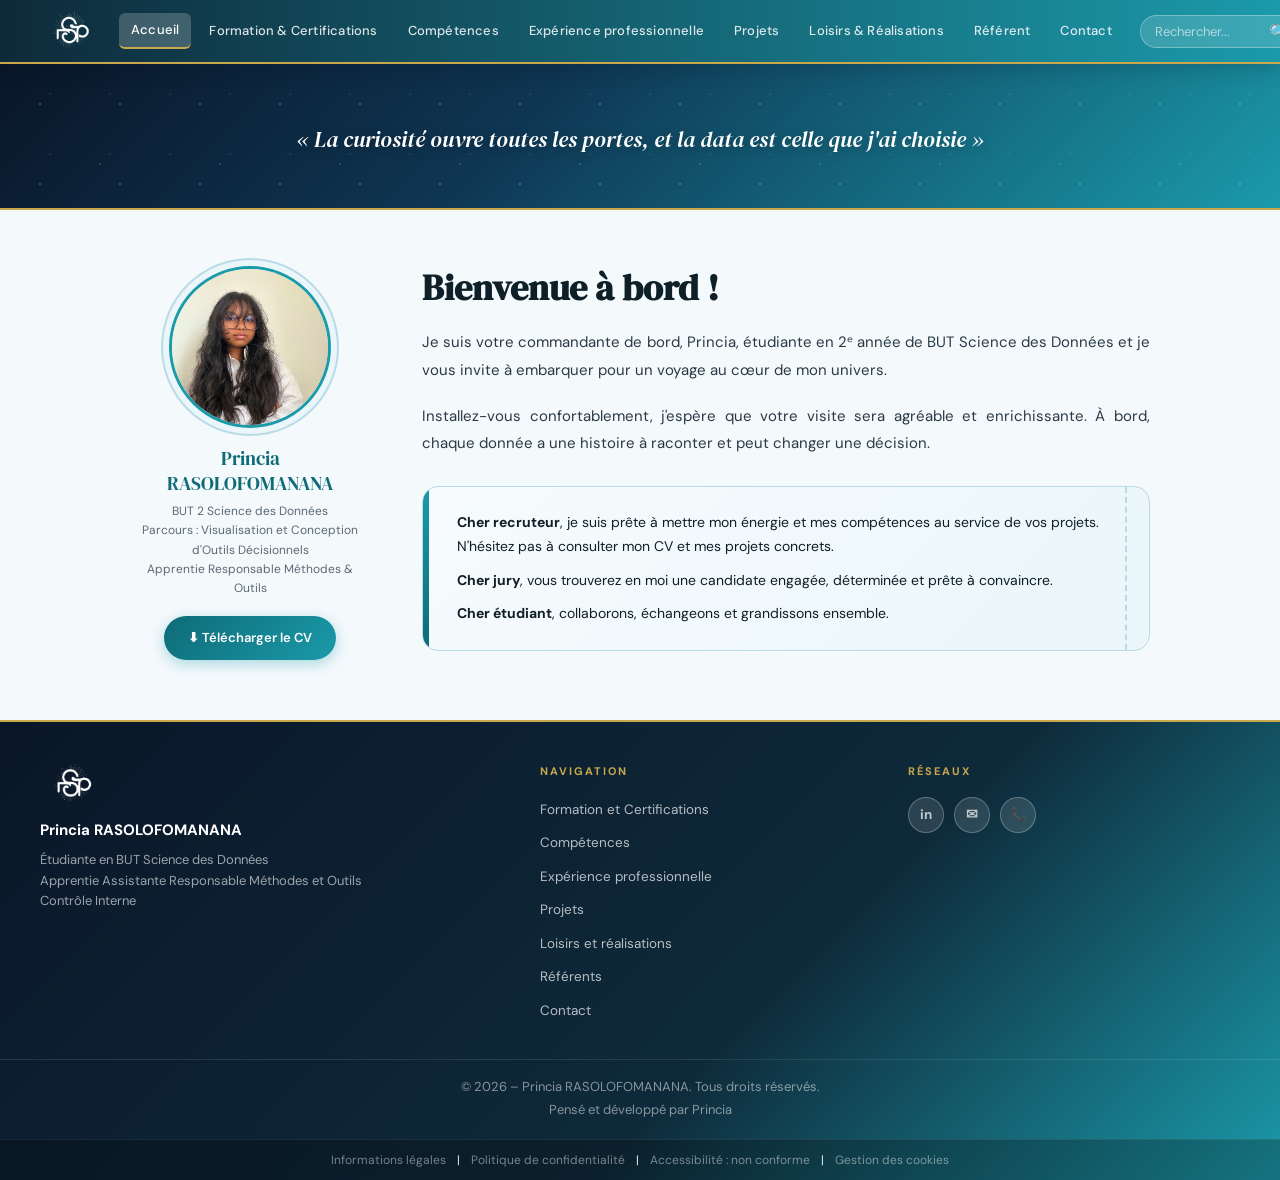
<file: index.html>
<!DOCTYPE html>
<html lang="fr">

<head>
  <meta name="viewport" content="width=device-width, initial-scale=1.0">
  <title>Accueil — Princia RASOLOFOMANANA</title>
  <meta charset="UTF-8">
  <meta name="description" content="Portfolio de Santatriniaina RASOLOFOMANANA, étudiante en BUT Science des Données, apprentie Responsable Méthodes et Outils.">
  <link rel="stylesheet" href="CSS/style1.css">
</head>


<body>

<!-- ===================== HEADER ===================== -->
<header class="header">
    <div class="header-inner">
  
      <div class="logo">
        <img src="images/Designer.png" alt="Logo Santatriniaina" />
      </div>
  
      <nav class="menu">
        <a href="Accueil.html" class="actif">Accueil</a>
        <a href="Formation.html">Formation &amp; Certifications</a>
        <a href="Competences.html">Compétences</a>
        <a href="expe1.html">Expérience professionnelle</a>
        <a href="projet.html">Projets</a>
        <a href="loisir.html">Loisirs &amp; Réalisations</a>
        <a href="referents.html">Référent</a>
        <a href="contact.html">Contact</a>
      </nav>
  
      <div class="actions">
        <form class="search" action="#" method="get">
          <input type="search" name="q" placeholder="Rechercher..." aria-label="Rechercher">
          <button type="submit" aria-label="Rechercher">🔍</button>
        </form>
        <div class="langue">FR</div>
      </div>
  
      <!-- Bouton hamburger (mobile uniquement) -->
      <button class="hamburger" id="hamburger" aria-label="Ouvrir le menu">
        <span></span>
        <span></span>
        <span></span>
      </button>
  
    </div>
  
    <!-- Menu mobile déroulant -->
    <nav class="menu-mobile" id="menu-mobile">
      <a href="Accueil.html" class="actif">Accueil</a>
      <a href="Formation.html">Formation &amp; Certifications</a>
      <a href="Competences.html">Compétences</a>
      <a href="Expe1.html">Expérience professionnelle</a>
      <a href="projet.html">Projets</a>
      <a href="loisir.html">Loisirs &amp; Réalisations</a>
      <a href="referents.html">Référent</a>
      <a href="contact.html">Contact</a>
      <div class="mobile-actions">
        <form class="search" action="#" method="get">
          <input type="search" name="q" placeholder="Rechercher...">
          <button type="submit">🔍</button>
        </form>
        <div class="langue">FR</div>
      </div>
    </nav>
  
  </header>

<!-- ===================== HERO / CITATION ===================== -->
<div class="hero-banner">
  <p class="citation">
    « La curiosité ouvre toutes les portes, et la data est celle que j'ai choisie »
  </p>
</div>

<!-- ===================== BLOC PRINCIPAL ===================== -->
<div class="container">

  <!-- Colonne gauche -->
  <div class="left">

    <div class="photo-wrapper">
      <div class="photo">
        <img src="images/princia.jpeg" alt="Photo Princia">
      </div>
    </div>
  

    <p class="nom">
      Princia<br>
      RASOLOFOMANANA
    </p>

    <p class="titre-sous-nom">
      BUT 2 Science des Données<br>
      Parcours : Visualisation et Conception d'Outils Décisionnels<br>
      Apprentie Responsable Méthodes &amp; Outils
    </p>

    <a href="doc/CV.pdf" class="btn-cv" download>
      ⬇ Télécharger le CV
    </a>
  </div>
    

    
  <!-- fin .left -->

  <!-- Colonne droite -->
  <div class="texte">
    <h2>Bienvenue à bord !</h2>

    <p>
      Je suis votre commandante de bord, Princia, étudiante en 2ᵉ année de BUT Science des Données
      et je vous invite à embarquer pour un voyage au cœur de mon univers.
    </p>

    <p>
      Installez-vous confortablement, j'espère que votre visite sera agréable et enrichissante.
      À bord, chaque donnée a une histoire à raconter et peut changer une décision.
    </p>

    <div class="message-box">
      <p>
        <strong>Cher recruteur</strong>, je suis prête à mettre mon énergie et mes compétences
        au service de vos projets. N'hésitez pas à consulter mon CV et mes projets concrets.
      </p>
      <p>
        <strong>Cher jury</strong>, vous trouverez en moi une candidate engagée, déterminée
        et prête à convaincre.
      </p>
      <p>
        <strong>Cher étudiant</strong>, collaborons, échangeons et grandissons ensemble.
      </p>
    </div>
  </div>
  <!-- fin .texte -->

</div>
<!-- fin .container -->


<!-- ===================== FOOTER ===================== -->
<footer class="footer">

  <div class="footer-top">

    <div class="footer-col footer-identite">
      <img src="images/Designer.png" alt="Logo personnel">
      <p class="footer-name">Princia RASOLOFOMANANA</p>
      <p class="footer-desc">
        Étudiante en BUT Science des Données<br>
        Apprentie Assistante Responsable Méthodes et Outils<br>
        Contrôle Interne
      </p>
    </div>

    <div class="footer-col footer-nav">
      <h4>Navigation</h4>
      <ul>
        <li><a href="Formation.html">Formation et Certifications</a></li>
        <li><a href="Competences.html">Compétences</a></li>
        <li><a href="expe1.html">Expérience professionnelle</a></li>
        <li><a href="projet.html">Projets</a></li>
        <li><a href="loisir.html">Loisirs et réalisations</a></li>
        <li><a href="referents.html">Référents</a></li>
        <li><a href="contact.html">Contact</a></li>
      </ul>
    </div>

    <div class="footer-col footer-reseaux">
      <h4>Réseaux</h4>
      <div class="footer-socials">
        <a class="social" href="www.linkedin.com/in/princia-r-ba4b43343" aria-label="LinkedIn">in</a>
        <a class="social" href="mailto:princiarslfm@gmail.com" aria-label="Email">✉</a>
        <a class="social" href="tel:+33765880897" aria-label="Téléphone">📞</a>
      </div>
    </div>

  </div>

  <div class="footer-middle">
    © 2026 – Princia RASOLOFOMANANA. Tous droits réservés.<br>
    Pensé et développé par Princia
  </div>

  <div class="footer-bottom">
    <a href="#">Informations légales</a> |
    <a href="#">Politique de confidentialité</a> |
    <a href="#">Accessibilité : non conforme</a> |
    <a href="#">Gestion des cookies</a>
  </div>

</footer>
<script>
    const btn = document.getElementById('hamburger');
    const nav = document.getElementById('menu-mobile');
  
    btn.addEventListener('click', () => {
      btn.classList.toggle('ouvert');
      nav.classList.toggle('ouvert');
    });
  
    // Ferme le menu si on clique sur un lien
    nav.querySelectorAll('a').forEach(lien => {
      lien.addEventListener('click', () => {
        btn.classList.remove('ouvert');
        nav.classList.remove('ouvert');
      });
    });
  </script>
</body>
</html>
</file>
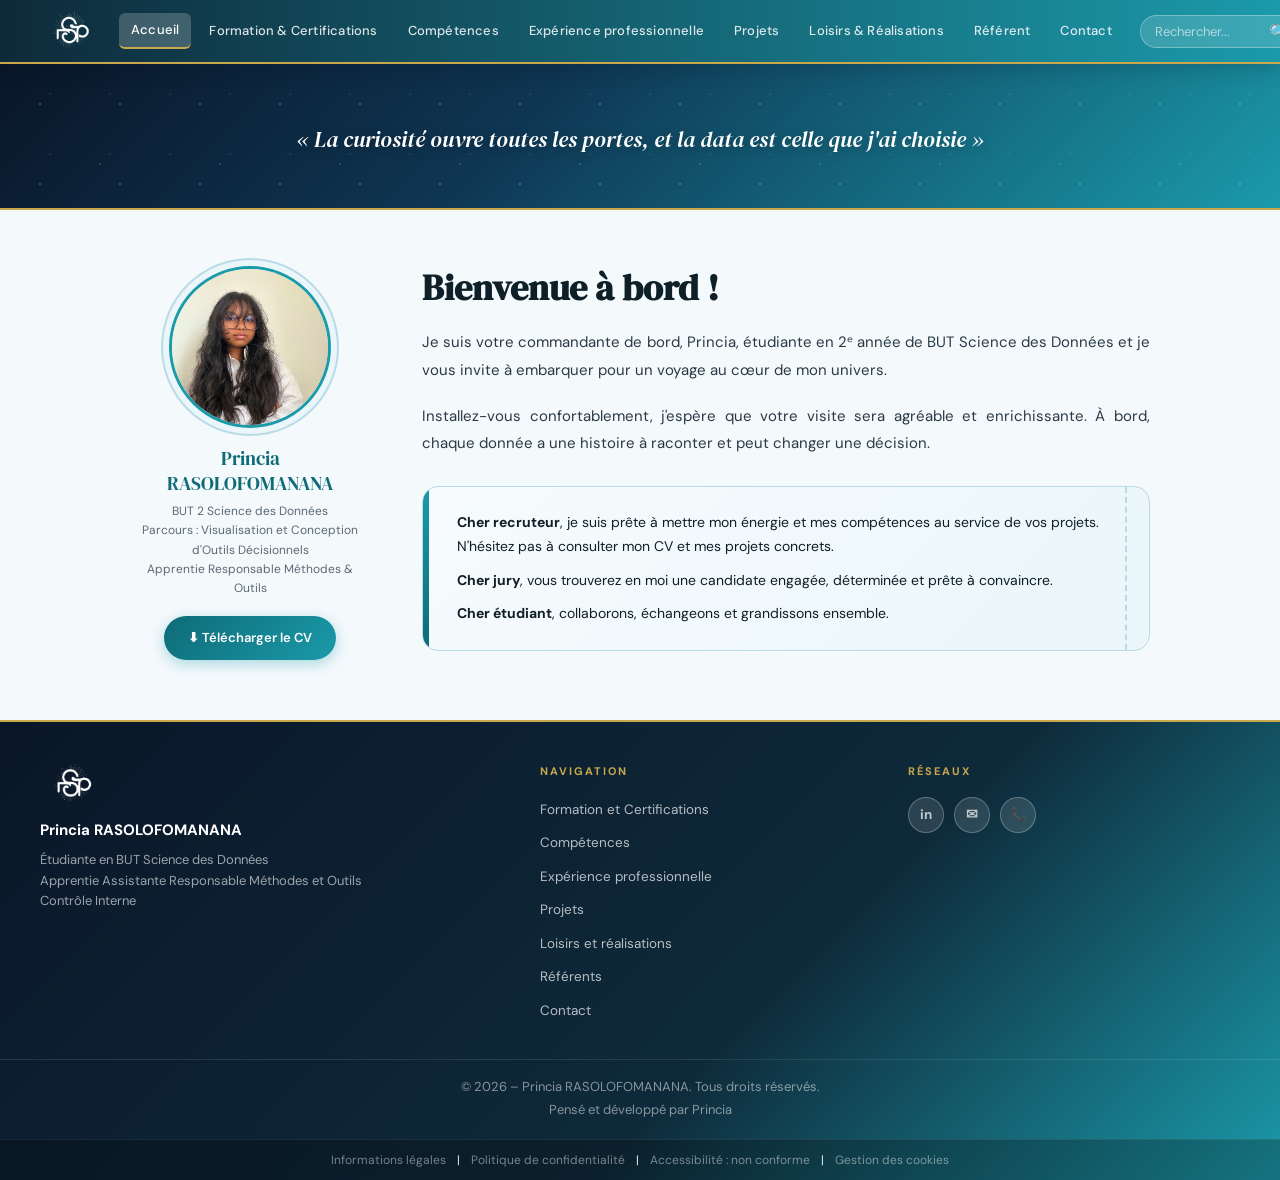
<file: Accueil.html>
<!DOCTYPE html>
<html lang="fr">

<head>
  <meta name="viewport" content="width=device-width, initial-scale=1.0">
  <title>Accueil — Princia RASOLOFOMANANA</title>
  <meta charset="UTF-8">
  <meta name="description" content="Portfolio de Santatriniaina RASOLOFOMANANA, étudiante en BUT Science des Données, apprentie Responsable Méthodes et Outils.">
  <link rel="stylesheet" href="CSS/style1.css">
</head>


<body>

<!-- ===================== HEADER ===================== -->
<header class="header">
    <div class="header-inner">
  
      <div class="logo">
        <img src="images/Designer.png" alt="Logo Santatriniaina" />
      </div>
  
      <nav class="menu">
        <a href="Accueil.html" class="actif">Accueil</a>
        <a href="Formation.html">Formation &amp; Certifications</a>
        <a href="Competences.html">Compétences</a>
        <a href="expe1.html">Expérience professionnelle</a>
        <a href="projet.html">Projets</a>
        <a href="loisir.html">Loisirs &amp; Réalisations</a>
        <a href="referents.html">Référent</a>
        <a href="contact.html">Contact</a>
      </nav>
  
      <div class="actions">
        <form class="search" action="#" method="get">
          <input type="search" name="q" placeholder="Rechercher..." aria-label="Rechercher">
          <button type="submit" aria-label="Rechercher">🔍</button>
        </form>
        <div class="langue">FR</div>
      </div>
  
      <!-- Bouton hamburger (mobile uniquement) -->
      <button class="hamburger" id="hamburger" aria-label="Ouvrir le menu">
        <span></span>
        <span></span>
        <span></span>
      </button>
  
    </div>
  
    <!-- Menu mobile déroulant -->
    <nav class="menu-mobile" id="menu-mobile">
      <a href="Accueil.html" class="actif">Accueil</a>
      <a href="Formation.html">Formation &amp; Certifications</a>
      <a href="Competences.html">Compétences</a>
      <a href="Expe1.html">Expérience professionnelle</a>
      <a href="projet.html">Projets</a>
      <a href="loisir.html">Loisirs &amp; Réalisations</a>
      <a href="referents.html">Référent</a>
      <a href="contact.html">Contact</a>
      <div class="mobile-actions">
        <form class="search" action="#" method="get">
          <input type="search" name="q" placeholder="Rechercher...">
          <button type="submit">🔍</button>
        </form>
        <div class="langue">FR</div>
      </div>
    </nav>
  
  </header>

<!-- ===================== HERO / CITATION ===================== -->
<div class="hero-banner">
  <p class="citation">
    « La curiosité ouvre toutes les portes, et la data est celle que j'ai choisie »
  </p>
</div>

<!-- ===================== BLOC PRINCIPAL ===================== -->
<div class="container">

  <!-- Colonne gauche -->
  <div class="left">

    <div class="photo-wrapper">
      <div class="photo">
        <img src="images/princia.jpeg" alt="Photo Princia">
      </div>
    </div>
  

    <p class="nom">
      Princia<br>
      RASOLOFOMANANA
    </p>

    <p class="titre-sous-nom">
      BUT 2 Science des Données<br>
      Parcours : Visualisation et Conception d'Outils Décisionnels<br>
      Apprentie Responsable Méthodes &amp; Outils
    </p>

    <a href="doc/CV.pdf" class="btn-cv" download>
      ⬇ Télécharger le CV
    </a>
  </div>
    

    
  <!-- fin .left -->

  <!-- Colonne droite -->
  <div class="texte">
    <h2>Bienvenue à bord !</h2>

    <p>
      Je suis votre commandante de bord, Princia, étudiante en 2ᵉ année de BUT Science des Données
      et je vous invite à embarquer pour un voyage au cœur de mon univers.
    </p>

    <p>
      Installez-vous confortablement, j'espère que votre visite sera agréable et enrichissante.
      À bord, chaque donnée a une histoire à raconter et peut changer une décision.
    </p>

    <div class="message-box">
      <p>
        <strong>Cher recruteur</strong>, je suis prête à mettre mon énergie et mes compétences
        au service de vos projets. N'hésitez pas à consulter mon CV et mes projets concrets.
      </p>
      <p>
        <strong>Cher jury</strong>, vous trouverez en moi une candidate engagée, déterminée
        et prête à convaincre.
      </p>
      <p>
        <strong>Cher étudiant</strong>, collaborons, échangeons et grandissons ensemble.
      </p>
    </div>
  </div>
  <!-- fin .texte -->

</div>
<!-- fin .container -->


<!-- ===================== FOOTER ===================== -->
<footer class="footer">

  <div class="footer-top">

    <div class="footer-col footer-identite">
      <img src="images/Designer.png" alt="Logo personnel">
      <p class="footer-name">Princia RASOLOFOMANANA</p>
      <p class="footer-desc">
        Étudiante en BUT Science des Données<br>
        Apprentie Assistante Responsable Méthodes et Outils<br>
        Contrôle Interne
      </p>
    </div>

    <div class="footer-col footer-nav">
      <h4>Navigation</h4>
      <ul>
        <li><a href="Formation.html">Formation et Certifications</a></li>
        <li><a href="Competences.html">Compétences</a></li>
        <li><a href="expe1.html">Expérience professionnelle</a></li>
        <li><a href="projet.html">Projets</a></li>
        <li><a href="loisir.html">Loisirs et réalisations</a></li>
        <li><a href="referents.html">Référents</a></li>
        <li><a href="contact.html">Contact</a></li>
      </ul>
    </div>

    <div class="footer-col footer-reseaux">
      <h4>Réseaux</h4>
      <div class="footer-socials">
        <a class="social" href="#" aria-label="LinkedIn">in</a>
        <a class="social" href="mailto:princiarslfm@gmail.com" aria-label="Email">✉</a>
        <a class="social" href="tel:+33765880897" aria-label="Téléphone">📞</a>
      </div>
    </div>

  </div>

  <div class="footer-middle">
    © 2026 – Princia RASOLOFOMANANA. Tous droits réservés.<br>
    Pensé et développé par Princia
  </div>

  <div class="footer-bottom">
    <a href="#">Informations légales</a> |
    <a href="#">Politique de confidentialité</a> |
    <a href="#">Accessibilité : non conforme</a> |
    <a href="#">Gestion des cookies</a>
  </div>

</footer>
<script>
    const btn = document.getElementById('hamburger');
    const nav = document.getElementById('menu-mobile');
  
    btn.addEventListener('click', () => {
      btn.classList.toggle('ouvert');
      nav.classList.toggle('ouvert');
    });
  
    // Ferme le menu si on clique sur un lien
    nav.querySelectorAll('a').forEach(lien => {
      lien.addEventListener('click', () => {
        btn.classList.remove('ouvert');
        nav.classList.remove('ouvert');
      });
    });
  </script>
</body>
</html>
</file>
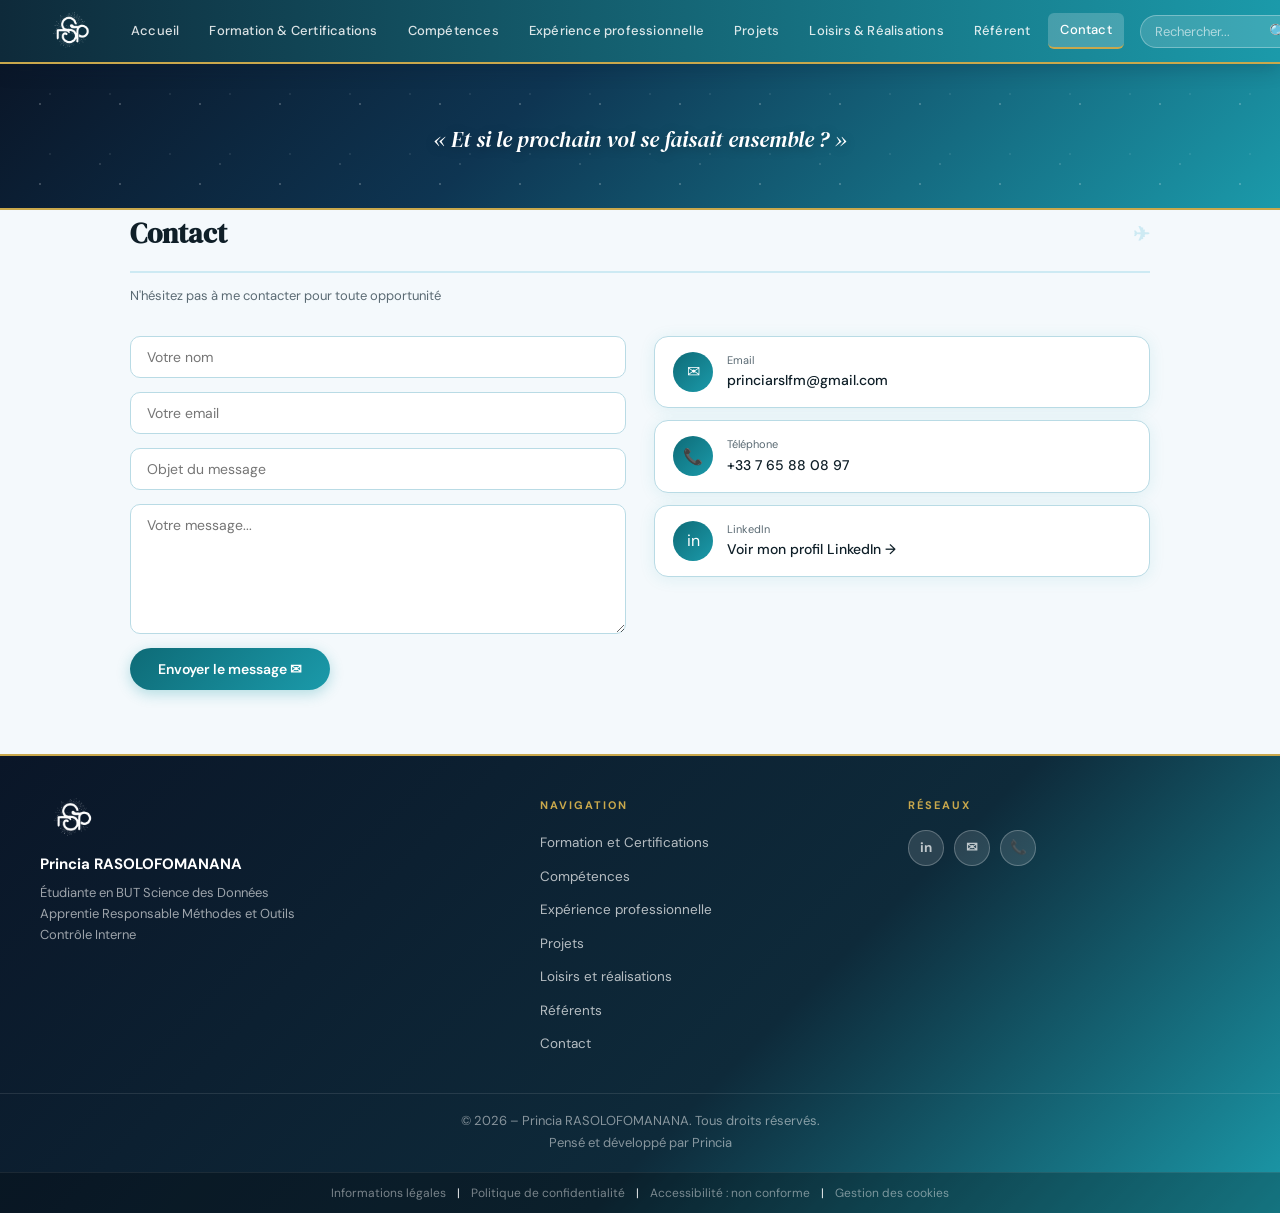
<file: contact.html>
<!DOCTYPE html>
<html lang="fr">

<head>
  <meta name="viewport" content="width=device-width, initial-scale=1.0">
  <title>Projets — Princia RASOLOFOMANANA</title>
  <meta charset="UTF-8">
  <link rel="stylesheet" href="CSS/style1.css">
</head>

<body>

<!-- ===================== HEADER ===================== -->
<header class="header">
    <div class="header-inner">
  
      <div class="logo">
        <img src="images/Designer.png" alt="Logo" />
      </div>
  
      <nav class="menu">
        <a href="index.html">Accueil</a>
        <a href="Formation.html">Formation &amp; Certifications</a>
        <a href="Competences.html">Compétences</a>
        <a href="expe1.html">Expérience professionnelle</a>
        <a href="projet.html">Projets</a>
        <a href="loisir.html">Loisirs &amp; Réalisations</a>
        <a href="referents.html">Référent</a>
        <a href="contact.html" class="actif">Contact </a>
      </nav>
  
      <div class="actions">
        <form class="search" action="#" method="get">
          <input type="search" name="q" placeholder="Rechercher..." aria-label="Rechercher">
          <button type="submit" aria-label="Rechercher">🔍</button>
        </form>
        <div class="langue">FR</div>
      </div>
  
      <button class="hamburger" id="hamburger" aria-label="Ouvrir le menu">
        <span></span>
        <span></span>
        <span></span>
      </button>
  
    </div>
  
    <nav class="menu-mobile" id="menu-mobile">
      <a href="index.html">Accueil</a>
      <a href="Formation.html" >Formation &amp; Certifications</a>
      <a href="Competences.html">Compétences</a>
      <a href="expe1.html">Expérience professionnelle</a>
      <a href="projet.html">Projets</a>
      <a href="loisir.html">Loisirs &amp; Réalisations</a>
      <a href="referents.html">Référent</a>
      <a href="contact.html" class="actif">Contact</a>
      <div class="mobile-actions">
        <form class="search" action="#" method="get">
          <input type="search" name="q" placeholder="Rechercher...">
          <button type="submit">🔍</button>
        </form>
        <div class="langue">FR</div>
      </div>
    </nav>
  </header>
  
<!-- ===================== HERO ===================== -->
<div class="hero-banner">
    <p class="citation">
      «  Et si le prochain vol se faisait ensemble ? »
    </p>
  </div>
<!-- ===================== CONTACT ===================== -->
<!-- ===================== CONTACT ===================== -->
<section class="section" id="contact">
    <h2 class="section-title">Contact</h2>
    <p class="section-subtitle">N'hésitez pas à me contacter pour toute opportunité</p>
  
    <div class="contact-grid">
  
      <!-- Formulaire -->
      <div class="contact-form">
        <input type="text" placeholder="Votre nom" required>
        <input type="email" placeholder="Votre email" required>
        <input type="text" placeholder="Objet du message">
        <textarea placeholder="Votre message..."></textarea>
        <button class="btn-envoyer" type="submit">Envoyer le message ✉</button>
      </div>
  
      <!-- Infos de contact -->
      <div class="contact-infos">
        <a class="contact-item" href="mailto:princiarslfm@gmail.com">
          <div class="ci-icon">✉</div>
          <div>
            <div class="ci-label">Email</div>
            <div class="ci-val">princiarslfm@gmail.com</div>
          </div>
        </a>
  
        <a class="contact-item" href="tel:+33765880897">
          <div class="ci-icon">📞</div>
          <div>
            <div class="ci-label">Téléphone</div>
            <div class="ci-val">+33 7 65 88 08 97</div>
          </div>
        </a>
  
        <a class="contact-item" href="https://www.linkedin.com/in/princia-r-ba4b43343" target="_blank" rel="noopener">
          <div class="ci-icon">in</div>
          <div>
            <div class="ci-label">LinkedIn</div>
            <div class="ci-val">Voir mon profil LinkedIn →</div>
          </div>
        </a>
  
        
      </div>
  
    </div>
  </section>
  

<!-- ===================== FOOTER ===================== -->
<footer class="footer">

    <div class="footer-top">
  
      <div class="footer-col footer-identite">
        <img src="images/Designer.png" alt="Logo personnel">
        <p class="footer-name">Princia RASOLOFOMANANA</p>
        <p class="footer-desc">
          Étudiante en BUT Science des Données<br>
          Apprentie Responsable Méthodes et Outils<br>
          Contrôle Interne
        </p>
      </div>
  
      <div class="footer-col footer-nav">
        <h4>Navigation</h4>
        <ul>
          <li><a href="Formation.html">Formation et Certifications</a></li>
          <li><a href="Competences.html">Compétences</a></li>
          <li><a href="expe1.html">Expérience professionnelle</a></li>
          <li><a href="projet.html">Projets</a></li>
          <li><a href="loisir.html">Loisirs et réalisations</a></li>
          <li><a href="referents.html">Référents</a></li>
          <li><a href="contact.html">Contact</a></li>
        </ul>
      </div>
  
      <div class="footer-col footer-reseaux">
        <h4>Réseaux</h4>
        <div class="footer-socials">
          <a class="social" href="https://www.linkedin.com/in/princia-r-ba4b43343" aria-label="LinkedIn">in</a>
          <a class="social" href="mailto:princiarslfm@gmail.com" aria-label="Email">✉</a>
          <a class="social" href="tel:+33765880897" aria-label="Téléphone">📞</a>
        </div>
      </div>
  
    </div>
  
    <div class="footer-middle">
      © 2026 – Princia RASOLOFOMANANA. Tous droits réservés.<br>
      Pensé et développé par Princia
    </div>
  
    <div class="footer-bottom">
      <a href="#">Informations légales</a> |
      <a href="#">Politique de confidentialité</a> |
      <a href="#">Accessibilité : non conforme</a> |
      <a href="#">Gestion des cookies</a>
    </div>
  
  </footer>

<script>
  // Hamburger
  const btn = document.getElementById('hamburger');
  const nav = document.getElementById('menu-mobile');
  btn.addEventListener('click', () => {
    btn.classList.toggle('ouvert');
    nav.classList.toggle('ouvert');
  });
  nav.querySelectorAll('a').forEach(l => l.addEventListener('click', () => {
    btn.classList.remove('ouvert');
    nav.classList.remove('ouvert');
  }));

  // Scroll reveal
  const observer = new IntersectionObserver((entries) => {
    entries.forEach(e => {
      if (e.isIntersecting) {
        e.target.classList.add('visible');
        observer.unobserve(e.target);
      }
    });
  }, { threshold: 0.1 });
  document.querySelectorAll('.reveal').forEach(el => observer.observe(el));

  // ---- Onglets principaux Pro / Académique ----
  function afficherPanneau(id, bouton) {
    document.querySelectorAll('.panneau-principal').forEach(p => p.classList.remove('actif'));
    document.querySelectorAll('.onglet-principal').forEach(b => b.classList.remove('actif'));
    document.getElementById('panneau-' + id).classList.add('actif');
    bouton.classList.add('actif');

    // Re-trigger reveal sur les cartes visibles
    setTimeout(() => {
      document.querySelectorAll('#panneau-' + id + ' .reveal').forEach(el => {
        observer.observe(el);
      });
    }, 50);
  }

  // ---- Sous-onglets BUT 1 / BUT 2 ----
  function afficherBut(id, bouton) {
    document.querySelectorAll('.panneau-but').forEach(p => p.classList.remove('actif'));
    document.querySelectorAll('.sous-onglet').forEach(b => b.classList.remove('actif'));
    document.getElementById('panneau-' + id).classList.add('actif');
    bouton.classList.add('actif');

    setTimeout(() => {
      document.querySelectorAll('#panneau-' + id + ' .reveal').forEach(el => {
        observer.observe(el);
      });
    }, 50);
  }

  // ---- Toggle détails projet ----
  function toggleProjet(bouton) {
    const details = bouton.nextElementSibling;
    const ouvert = bouton.getAttribute('aria-expanded') === 'true';
    if (ouvert) {
      details.style.maxHeight = '0px';
      details.style.opacity = '0';
      details.classList.remove('ouvert');
      bouton.setAttribute('aria-expanded', 'false');
      bouton.querySelector('.btn-texte').textContent = 'Voir les détails';
      bouton.querySelector('.btn-icone').style.transform = 'rotate(0deg)';
    } else {
      details.classList.add('ouvert');
      details.style.maxHeight = details.scrollHeight + 'px';
      details.style.opacity = '1';
      bouton.setAttribute('aria-expanded', 'true');
      bouton.querySelector('.btn-texte').textContent = 'Réduire';
      bouton.querySelector('.btn-icone').style.transform = 'rotate(180deg)';
    }
  }
</script>
<script>
    document.querySelector('.contact-form').addEventListener('submit', function(e) {
      e.preventDefault();
      alert("✅ Message envoyé ! Je vous répondrai rapidement.");
    });
    </script>
    

</body>
</html>
</file>
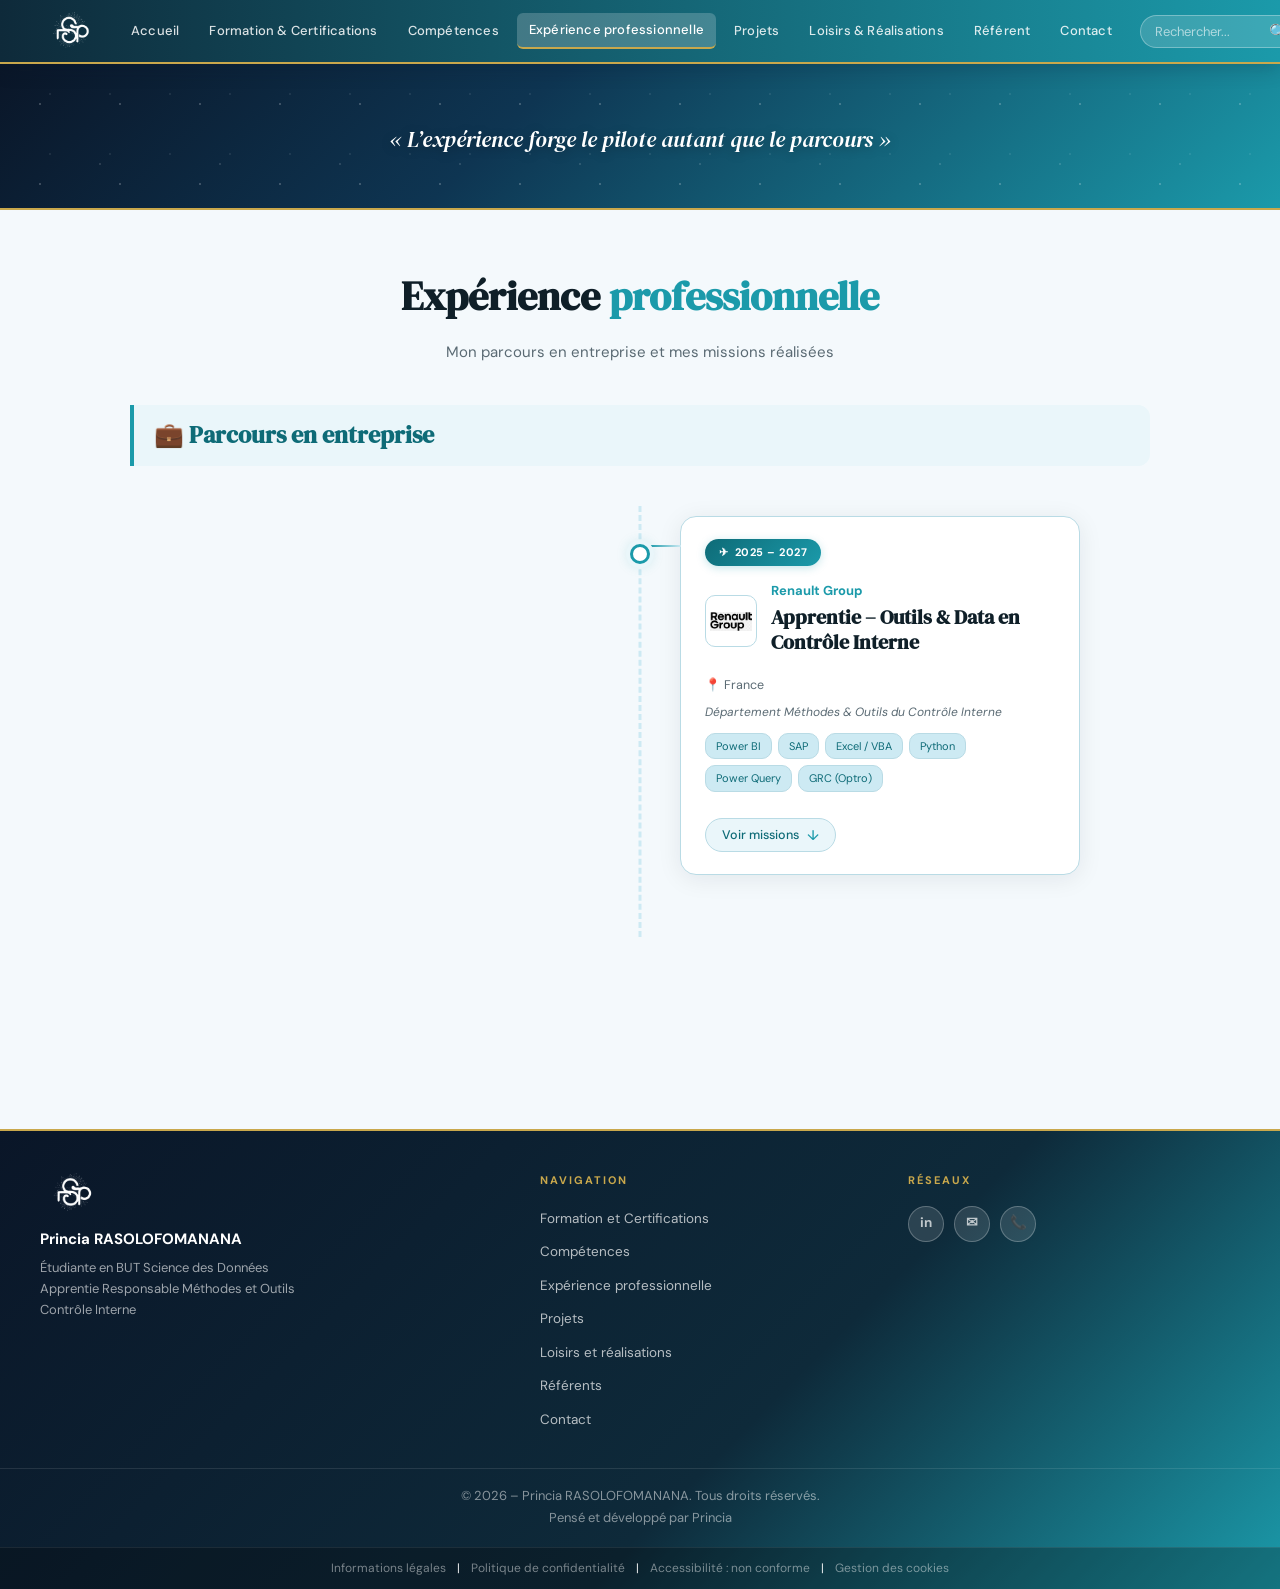
<file: expe1.html>
<!DOCTYPE html>
<html lang="fr">

<head>
  <meta name="viewport" content="width=device-width, initial-scale=1.0">
  <title>Compétences — Princia RASOLOFOMANANA</title>
  <meta charset="UTF-8">
  <link rel="stylesheet" href="CSS/style1.css">
</head>

<body>

<!-- ===================== HEADER ===================== -->
<header class="header">
  <div class="header-inner">

    <div class="logo">
      <img src="images/Designer.png" alt="Logo" />
    </div>

    <nav class="menu">
      <a href="Accueil.html">Accueil</a>
      <a href="Formation.html">Formation &amp; Certifications</a>
      <a href="Competences.html" >Compétences</a>
      <a href="expe1.html" class="actif">Expérience professionnelle</a>
      <a href="projet.html">Projets</a>
      <a href="loisir.html">Loisirs &amp; Réalisations</a>
      <a href="referents.html">Référent</a>
      <a href="contact.html">Contact</a>
    </nav>

    <div class="actions">
      <form class="search" action="#" method="get">
        <input type="search" name="q" placeholder="Rechercher..." aria-label="Rechercher">
        <button type="submit" aria-label="Rechercher">🔍</button>
      </form>
      <div class="langue">FR</div>
    </div>

    <button class="hamburger" id="hamburger" aria-label="Ouvrir le menu">
      <span></span>
      <span></span>
      <span></span>
    </button>

  </div>

  <nav class="menu-mobile" id="menu-mobile">
    <a href="Accueil.html">Accueil</a>
    <a href="Formation.html" >Formation &amp; Certifications</a>
    <a href="Competences.html">Compétences</a>
    <a href="expe1.html" class="actif">Expérience professionnelle</a>
    <a href="projet.html">Projets</a>
    <a href="loisir.html">Loisirs &amp; Réalisations</a>
    <a href="referents.html">Référent</a>
    <a href="contact.html">Contact</a>
    <div class="mobile-actions">
      <form class="search" action="#" method="get">
        <input type="search" name="q" placeholder="Rechercher...">
        <button type="submit">🔍</button>
      </form>
      <div class="langue">FR</div>
    </div>
  </nav>
</header>


<!-- ===================== HERO ===================== -->
<div class="hero-banner">
  <p class="citation">« L’expérience forge le pilote autant que le parcours »</p>
</div>

<!-- ===================== PAGE COMPÉTENCES ===================== -->
<main class="formation-page">

    <!-- TITRE -->
    <div class="fc-header reveal">
      <h1 class="fc-titre">Expérience <span>professionnelle</span></h1>
      <p class="fc-sous">Mon parcours en entreprise et mes missions réalisées</p>
    </div>
  
    <!-- ===== FRISE EXPERIENCE ===== -->
    <section class="frise-section">
      <h2 class="frise-label reveal">💼 Parcours en entreprise</h2>
  
      <div class="frise">
  
        <div class="frise-ligne"></div>
  
        <!-- ===== EXPERIENCE RENAULT ===== -->
        <div class="frise-item droite reveal">
  
          <div class="frise-point"></div>
  
          <div class="frise-card">
  
            <div class="frise-date-badge">2025 – 2027</div>
  
            <div class="card-ecole-header">
              <img src="images/RG.png" class="logo-ecole">
              <div>
                <h3>Renault Group</h3>
                <h4>Apprentie – Outils & Data en Contrôle Interne</h4>
              </div>
            </div>
  
            <p class="frise-lieu">📍 France</p>
  
            <p class="frise-parcours">
              Département Méthodes & Outils du Contrôle Interne
            </p>
  
            <div class="frise-competences">
              <span class="fc-tag">Power BI</span>
              <span class="fc-tag">SAP</span>
              <span class="fc-tag">Excel / VBA</span>
              <span class="fc-tag">Python</span>
              <span class="fc-tag">Power Query</span>
              <span class="fc-tag">GRC (Optro)</span>
            </div>
  
            <!-- BOUTON -->
            <button class="btn-savoir-plus" onclick="toggleExp(this)" aria-expanded="false">
              <span class="btn-texte">Voir missions</span>
              <span class="btn-icone">↓</span>
            </button>
  
            <!-- DETAILS -->
            <div class="frise-details collapsed">
  
              <ul>
                <li>Construction et maintenance de bases de données pour le contrôle interne</li>
                <li>Traitement et analyse des données SAP pour les campagnes d’auto-évaluation</li>
                <li>Création de KPI et de tableaux de bord avec Power BI</li>
                <li>Automatisation des analyses avec Python et VBA</li>
                <li>Utilisation de l’outil GRC Optro pour le suivi des risques et contrôles</li>
                <li>Participation à la préparation des campagnes de self-assessment</li>
              </ul>
  
            </div>
  
          </div>
        </div>
  
      </div>
    </section>
  
  </main>



<!-- ===================== FOOTER ===================== -->
<footer class="footer">

  <div class="footer-top">

    <div class="footer-col footer-identite">
      <img src="images/Designer.png" alt="Logo personnel">
      <p class="footer-name">Princia RASOLOFOMANANA</p>
      <p class="footer-desc">
        Étudiante en BUT Science des Données<br>
        Apprentie Responsable Méthodes et Outils<br>
        Contrôle Interne
      </p>
    </div>

    <div class="footer-col footer-nav">
      <h4>Navigation</h4>
      <ul>
        <li><a href="Formation.html">Formation et Certifications</a></li>
        <li><a href="Competences.html">Compétences</a></li>
        <li><a href="expe1.html">Expérience professionnelle</a></li>
        <li><a href="projet.html">Projets</a></li>
        <li><a href="loisir.html">Loisirs et réalisations</a></li>
        <li><a href="referents.html">Référents</a></li>
        <li><a href="contact.html">Contact</a></li>
      </ul>
    </div>

    <div class="footer-col footer-reseaux">
      <h4>Réseaux</h4>
      <div class="footer-socials">
        <a class="social" href="#" aria-label="LinkedIn">in</a>
        <a class="social" href="mailto:princiarslfm@gmail.com" aria-label="Email">✉</a>
        <a class="social" href="tel:+33765880897" aria-label="Téléphone">📞</a>
      </div>
    </div>

  </div>

  <div class="footer-middle">
    © 2026 – Princia RASOLOFOMANANA. Tous droits réservés.<br>
    Pensé et développé par Princia
  </div>

  <div class="footer-bottom">
    <a href="#">Informations légales</a> |
    <a href="#">Politique de confidentialité</a> |
    <a href="#">Accessibilité : non conforme</a> |
    <a href="#">Gestion des cookies</a>
  </div>

</footer>

<script>
    const btn = document.getElementById('hamburger');
    const nav = document.getElementById('menu-mobile');
    btn.addEventListener('click', () => {
      btn.classList.toggle('ouvert');
      nav.classList.toggle('ouvert');
    });
  
    nav.querySelectorAll('a').forEach(l =>
      l.addEventListener('click', () => {
        btn.classList.remove('ouvert');
        nav.classList.remove('ouvert');
      })
    );
  
    const observer = new IntersectionObserver((entries) => {
      entries.forEach(e => {
        if (e.isIntersecting) {
          e.target.classList.add('visible');
          observer.unobserve(e.target);
        }
      });
    }, { threshold: 0.1 });
  
    document.querySelectorAll('.reveal').forEach(el => observer.observe(el));
  
    /* ✅ AJOUTE JUSTE CETTE FONCTION */
    function toggleExp(bouton) {
  const details = bouton.nextElementSibling;
  const icone = bouton.querySelector('.btn-icone');

  if (!details) return;

  const ouvert = details.classList.contains("open");

  if (ouvert) {
    details.style.maxHeight = "0px";
    details.style.opacity = "0";
    details.classList.remove("open");

    bouton.querySelector('.btn-texte').textContent = "Voir missions";
    icone.style.transform = "rotate(0deg)"; // 👈 flèche bas
  } else {
    details.style.maxHeight = details.scrollHeight + "px";
    details.style.opacity = "1";
    details.classList.add("open");

    bouton.querySelector('.btn-texte').textContent = "Réduire";
    icone.style.transform = "rotate(180deg)"; // 👈 flèche haut
  }
}
  </script>
  

</body>
</html>
</file>
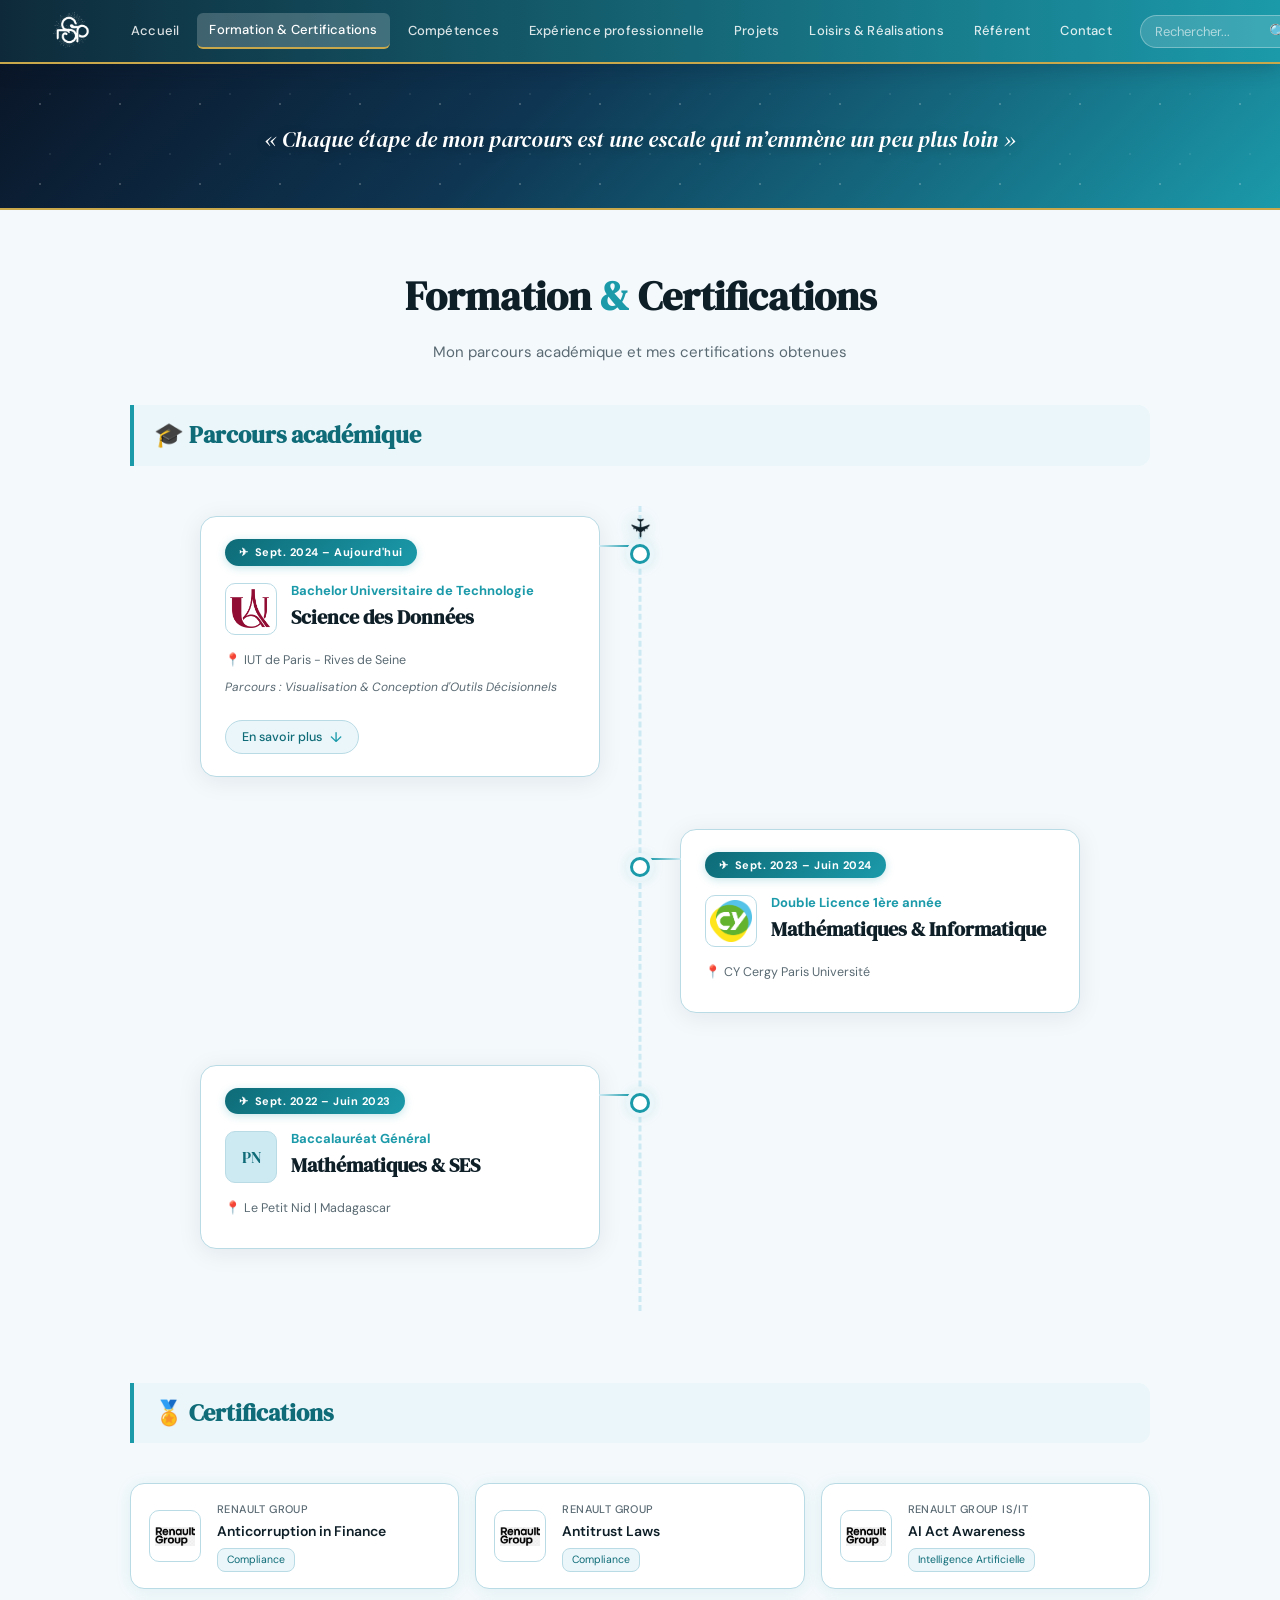
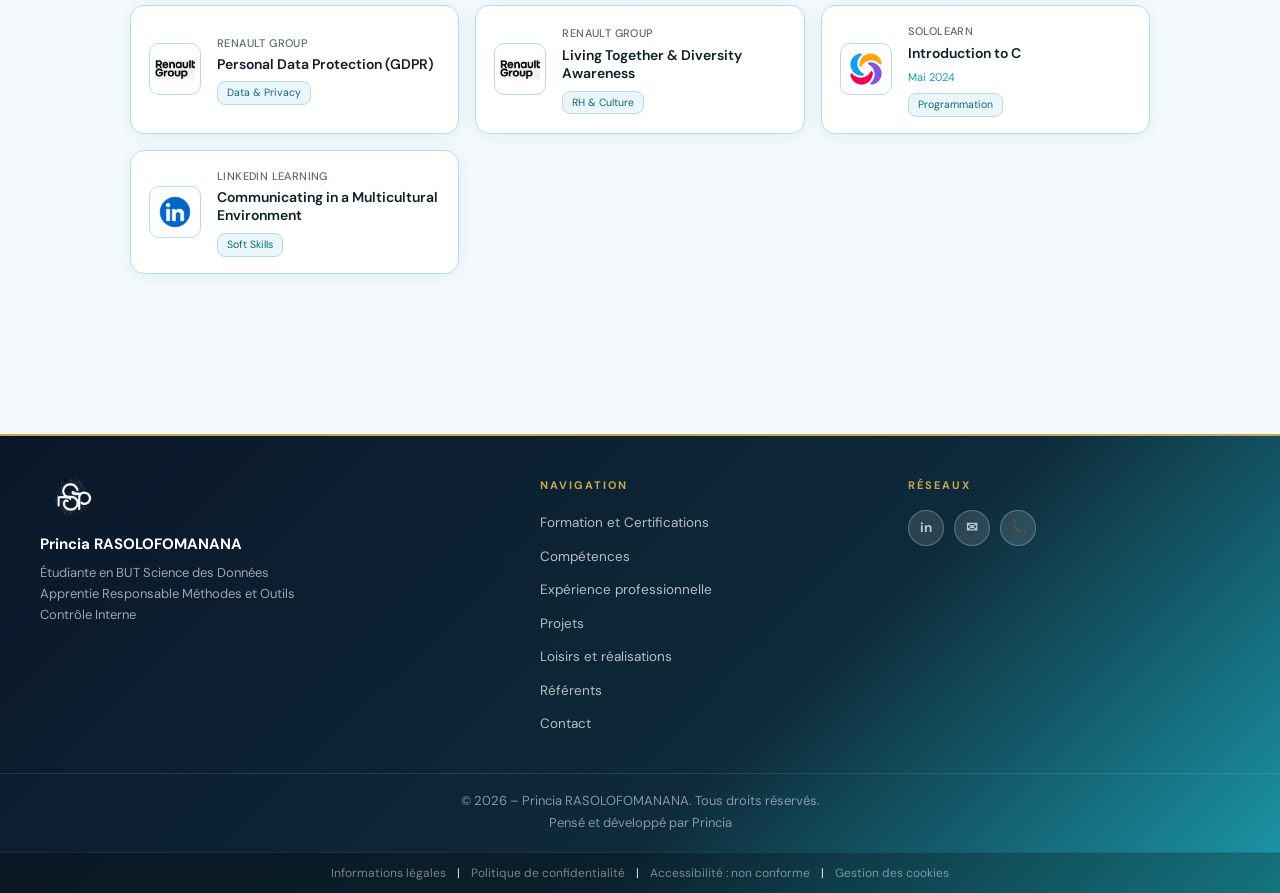
<file: Formation.html>
<!DOCTYPE html>
<html lang="fr">

<head>
  <meta name="viewport" content="width=device-width, initial-scale=1.0">
  <title>Formation & Certifications — Princia RASOLOFOMANANA</title>
  <meta charset="UTF-8">
  <link rel="stylesheet" href="CSS/style1.css">
</head>

<body>

<!-- ===================== HEADER ===================== -->
<header class="header">
  <div class="header-inner">

    <div class="logo">
      <img src="images/Designer.png" alt="Logo" />
    </div>

    <nav class="menu">
      <a href="index.html">Accueil</a>
      <a href="Formation.html" class="actif">Formation &amp; Certifications</a>
      <a href="Competences.html">Compétences</a>
      <a href="expe1.html">Expérience professionnelle</a>
      <a href="projet.html">Projets</a>
      <a href="loisir.html">Loisirs &amp; Réalisations</a>
      <a href="referents.html">Référent</a>
      <a href="contact.html">Contact</a>
    </nav>

    <div class="actions">
      <form class="search" action="#" method="get">
        <input type="search" name="q" placeholder="Rechercher..." aria-label="Rechercher">
        <button type="submit" aria-label="Rechercher">🔍</button>
      </form>
      <div class="langue">FR</div>
    </div>

    <button class="hamburger" id="hamburger" aria-label="Ouvrir le menu">
      <span></span>
      <span></span>
      <span></span>
    </button>

  </div>

  <nav class="menu-mobile" id="menu-mobile">
    <a href="index.html">Accueil</a>
    <a href="Formation.html" class="actif">Formation &amp; Certifications</a>
    <a href="Competences.html">Compétences</a>
    <a href="expe1.html">Expérience professionnelle</a>
    <a href="projet.html">Projets</a>
    <a href="loisir.html">Loisirs &amp; Réalisations</a>
    <a href="referents.html">Référent</a>
    <a href="contact.html">Contact</a>
    <div class="mobile-actions">
      <form class="search" action="#" method="get">
        <input type="search" name="q" placeholder="Rechercher...">
        <button type="submit">🔍</button>
      </form>
      <div class="langue">FR</div>
    </div>
  </nav>
</header>

<!-- ===================== HERO ===================== -->
<div class="hero-banner">
  <p class="citation">« Chaque étape de mon parcours est une escale qui m’emmène un peu plus loin »</p>
</div>

<!-- ===================== PAGE FORMATION ===================== -->
<main class="formation-page">

  <!-- TITRE DE SECTION -->
  <div class="fc-header reveal">
    <h1 class="fc-titre">Formation <span>&amp;</span> Certifications</h1>
    <p class="fc-sous">Mon parcours académique et mes certifications obtenues</p>
  </div>

  <!-- ===== FRISE FORMATION ===== -->
  <section class="frise-section">

    <h2 class="frise-label reveal">🎓 Parcours académique</h2>

    <div class="frise">

      <!-- Ligne centrale -->
      <div class="frise-ligne"></div>
      <div class="frise-avion">✈</div>
      <!-- ======= FRISE : Item 1 — BUT IUT Paris ======= -->
<div class="frise-item gauche reveal">
    <div class="frise-card">
      <div class="frise-date-badge">Sept. 2024 – Aujourd'hui</div>
  
      <div class="card-ecole-header">
        <img
          src="images/IUT.png"
          alt="Logo IUT Paris"
          class="logo-ecole"
          onerror="this.style.display='none'"
        />
        <div>
          <h3>Bachelor Universitaire de Technologie</h3>
          <h4>Science des Données</h4>
        </div>
      </div>
  
      <p class="frise-lieu">📍 IUT de Paris - Rives de Seine</p>
      <p class="frise-parcours">Parcours : Visualisation &amp; Conception d'Outils Décisionnels</p>
  
      
      
      <button class="btn-savoir-plus" onclick="toggleNiveaux(this)" aria-expanded="false">
        <span class="btn-texte">En savoir plus</span>
        <span class="btn-icone">↓</span>
      </button>
      
      <div class="frise-details collapsed">
        <div class="frise-niveau">
          <strong>Niveau 1</strong>
          <ul>
            <li>Traiter des données structurées</li>
            <li>Mettre en œuvre une analyse descriptive</li>
            <li>Contextualiser et présenter les données</li>
          </ul>
        </div>
        <div class="frise-niveau">
          <strong>Niveau 2</strong>
          <ul>
            <li>Automatiser le traitement de données multidimensionnelles</li>
            <li>Mettre en œuvre une analyse exploratoire</li>
            <li>Restituer et argumenter ses résultats</li>
            <li>Développer un composant d'une solution décisionnelle</li>
          </ul>
        </div>
        <div class="frise-niveau">
          <strong>Niveau 3</strong>
          <ul>
            <li>Intégrer le traitement de données complexes</li>
            <li>Mettre en œuvre l'analyse exploratoire de données complexes</li>
            <li>Intégrer et valoriser sa production dans l'écosystème de l'entreprise</li>
            <li>Participer au déploiement d'une solution décisionnelle</li>
          </ul>
        </div>
      </div>
    </div>
    <div class="frise-point"></div>
  </div>
  
  <!-- ======= FRISE : Item 2 — CY Cergy ======= -->
  <div class="frise-item droite reveal">
    <div class="frise-point"></div>
    <div class="frise-card">
      <div class="frise-date-badge">Sept. 2023 – Juin 2024</div>
  
      <div class="card-ecole-header">
        <img
          src="images/CYU.png"
          alt="Logo CY Cergy"
          class="logo-ecole"
          onerror="this.style.display='none'"
        />
        <div>
          <h3>Double Licence 1ère année</h3>
          <h4>Mathématiques &amp; Informatique</h4>
        </div>
      </div>
  
      <p class="frise-lieu">📍 CY Cergy Paris Université</p>
    </div>
  </div>
  
  <!-- ======= FRISE : Item 3 — Bac Madagascar ======= -->
  <div class="frise-item gauche reveal">
    <div class="frise-card">
      <div class="frise-date-badge">Sept. 2022 – Juin 2023</div>
  
      <div class="card-ecole-header">
        <!-- Pas de logo officiel : on met une initiale stylée -->
        <div class="logo-ecole-initial">PN</div>
        <div>
          <h3>Baccalauréat Général</h3>
          <h4>Mathématiques &amp; SES</h4>
        </div>
      </div>
  
      <p class="frise-lieu">📍 Le Petit Nid | Madagascar</p>
    </div>
    <div class="frise-point"></div>
  </div>

    </div>
  </section>

  <!-- ===== CERTIFICATIONS ===== -->
  <section class="certif-section">

    <h2 class="frise-label reveal">🏅 Certifications</h2>

    <div class="certif-grid">

      <!-- Renault x3 -->
<div class="certif-card reveal">
    <img src="images/RG.png"
         alt="Renault" class="certif-logo-img" onerror="this.style.display='none'">
    <div class="certif-body">
      <p class="certif-org">Renault Group</p>
      <h3>Anticorruption in Finance</h3>
      <span class="certif-badge">Compliance</span>
    </div>
  </div>
  
  <div class="certif-card reveal">
    <img src="images/RG.png"
         alt="Renault" class="certif-logo-img" onerror="this.style.display='none'">
    <div class="certif-body">
      <p class="certif-org">Renault Group</p>
      <h3>Antitrust Laws</h3>
      <span class="certif-badge">Compliance</span>
    </div>
  </div>
  
  <div class="certif-card reveal">
    <img src="images/RG.png"
         alt="Renault" class="certif-logo-img" onerror="this.style.display='none'">
    <div class="certif-body">
      <p class="certif-org">Renault Group IS/IT</p>
      <h3>AI Act Awareness</h3>
      <span class="certif-badge">Intelligence Artificielle</span>
    </div>
  </div>
  
  <div class="certif-card reveal">
    <img src="images/RG.png"
         alt="Renault" class="certif-logo-img" onerror="this.style.display='none'">
    <div class="certif-body">
      <p class="certif-org">Renault Group</p>
      <h3>Personal Data Protection (GDPR)</h3>
      <span class="certif-badge">Data &amp; Privacy</span>
    </div>
  </div>
  
  <div class="certif-card reveal">
    <img src="images/RG.png"
         alt="Renault" class="certif-logo-img" onerror="this.style.display='none'">
    <div class="certif-body">
      <p class="certif-org">Renault Group</p>
      <h3>Living Together &amp; Diversity Awareness</h3>
      <span class="certif-badge">RH &amp; Culture</span>
    </div>
  </div>
  
  <!-- SoloLearn x2 -->
  <div class="certif-card reveal">
    <img src="images/SL.png"
         alt="SoloLearn" class="certif-logo-img" onerror="this.style.display='none'">
    <div class="certif-body">
      <p class="certif-org">SoloLearn</p>
      <h3>Introduction to C</h3>
      <span class="certif-date">Mai 2024</span>
      <span class="certif-badge">Programmation</span>
    </div>
  </div>
  

  
  <!-- LinkedIn Learning -->
  <div class="certif-card reveal">
    <img src="images/LK.png"
         alt="LinkedIn Learning" class="certif-logo-img" onerror="this.style.display='none'">
    <div class="certif-body">
      <p class="certif-org">LinkedIn Learning</p>
      <h3>Communicating in a Multicultural Environment</h3>
      <span class="certif-badge">Soft Skills</span>
    </div>
  </div>

    </div>
  </section>

</main>

<!-- ===================== FOOTER ===================== -->
<footer class="footer">
  <div class="footer-top">

    <div class="footer-col footer-identite">
      <img src="images/Designer.png" alt="Logo personnel">
      <p class="footer-name">Princia RASOLOFOMANANA</p>
      <p class="footer-desc">
        Étudiante en BUT Science des Données<br>
        Apprentie Responsable Méthodes et Outils<br>
        Contrôle Interne
      </p>
    </div>

    <div class="footer-col footer-nav">
      <h4>Navigation</h4>
      <ul>
        <li><a href="Formation.html">Formation et Certifications</a></li>
        <li><a href="Competences.html">Compétences</a></li>
        <li><a href="expe1.html">Expérience professionnelle</a></li>
        <li><a href="projet.html">Projets</a></li>
        <li><a href="loisir.html">Loisirs et réalisations</a></li>
        <li><a href="referents.html">Référents</a></li>
        <li><a href="contact.html">Contact</a></li>
      </ul>
    </div>

    <div class="footer-col footer-reseaux">
      <h4>Réseaux</h4>
      <div class="footer-socials">
        <a class="social" href="https://www.linkedin.com/in/princia-r-ba4b43343" aria-label="LinkedIn">in</a>
        <a class="social" href="mailto:princiarslfm@gmail.com" aria-label="Email">✉</a>
        <a class="social" href="tel:+33765880897" aria-label="Téléphone">📞</a>
      </div>
    </div>

  </div>

  <div class="footer-middle">
    © 2026 – Princia RASOLOFOMANANA. Tous droits réservés.<br>
    Pensé et développé par Princia
  </div>

  <div class="footer-bottom">
    <a href="#">Informations légales</a> |
    <a href="#">Politique de confidentialité</a> |
    <a href="#">Accessibilité : non conforme</a> |
    <a href="#">Gestion des cookies</a>
  </div>
</footer>

<script>
    // Hamburger
    const btn = document.getElementById('hamburger');
    const nav = document.getElementById('menu-mobile');
    btn.addEventListener('click', () => {
      btn.classList.toggle('ouvert');
      nav.classList.toggle('ouvert');
    });
    nav.querySelectorAll('a').forEach(l => l.addEventListener('click', () => {
      btn.classList.remove('ouvert');
      nav.classList.remove('ouvert');
    }));
  
    // Scroll reveal
    const observer = new IntersectionObserver((entries) => {
      entries.forEach(e => {
        if (e.isIntersecting) {
          e.target.classList.add('visible');
          observer.unobserve(e.target);
        }
      });
    }, { threshold: 0.15 });
    document.querySelectorAll('.reveal').forEach(el => observer.observe(el));
  
    // Toggle niveaux
    function toggleNiveaux(bouton) {
      const details = bouton.nextElementSibling;
      const ouvert = bouton.getAttribute('aria-expanded') === 'true';
  
      if (ouvert) {
        details.style.maxHeight = details.scrollHeight + 'px';
        requestAnimationFrame(() => {
          details.style.maxHeight = '0px';
          details.style.opacity = '0';
        });
        bouton.setAttribute('aria-expanded', 'false');
        bouton.querySelector('.btn-texte').textContent = 'En savoir plus';
        bouton.querySelector('.btn-icone').style.transform = 'rotate(0deg)';
      } else {
        details.style.maxHeight = '0px';
        details.style.opacity = '0';
        requestAnimationFrame(() => {
          details.style.maxHeight = details.scrollHeight + 'px';
          details.style.opacity = '1';
        });
        bouton.setAttribute('aria-expanded', 'true');
        bouton.querySelector('.btn-texte').textContent = 'Réduire';
        bouton.querySelector('.btn-icone').style.transform = 'rotate(180deg)';
      }
    }
  </script>

</body>
</html>
</file>
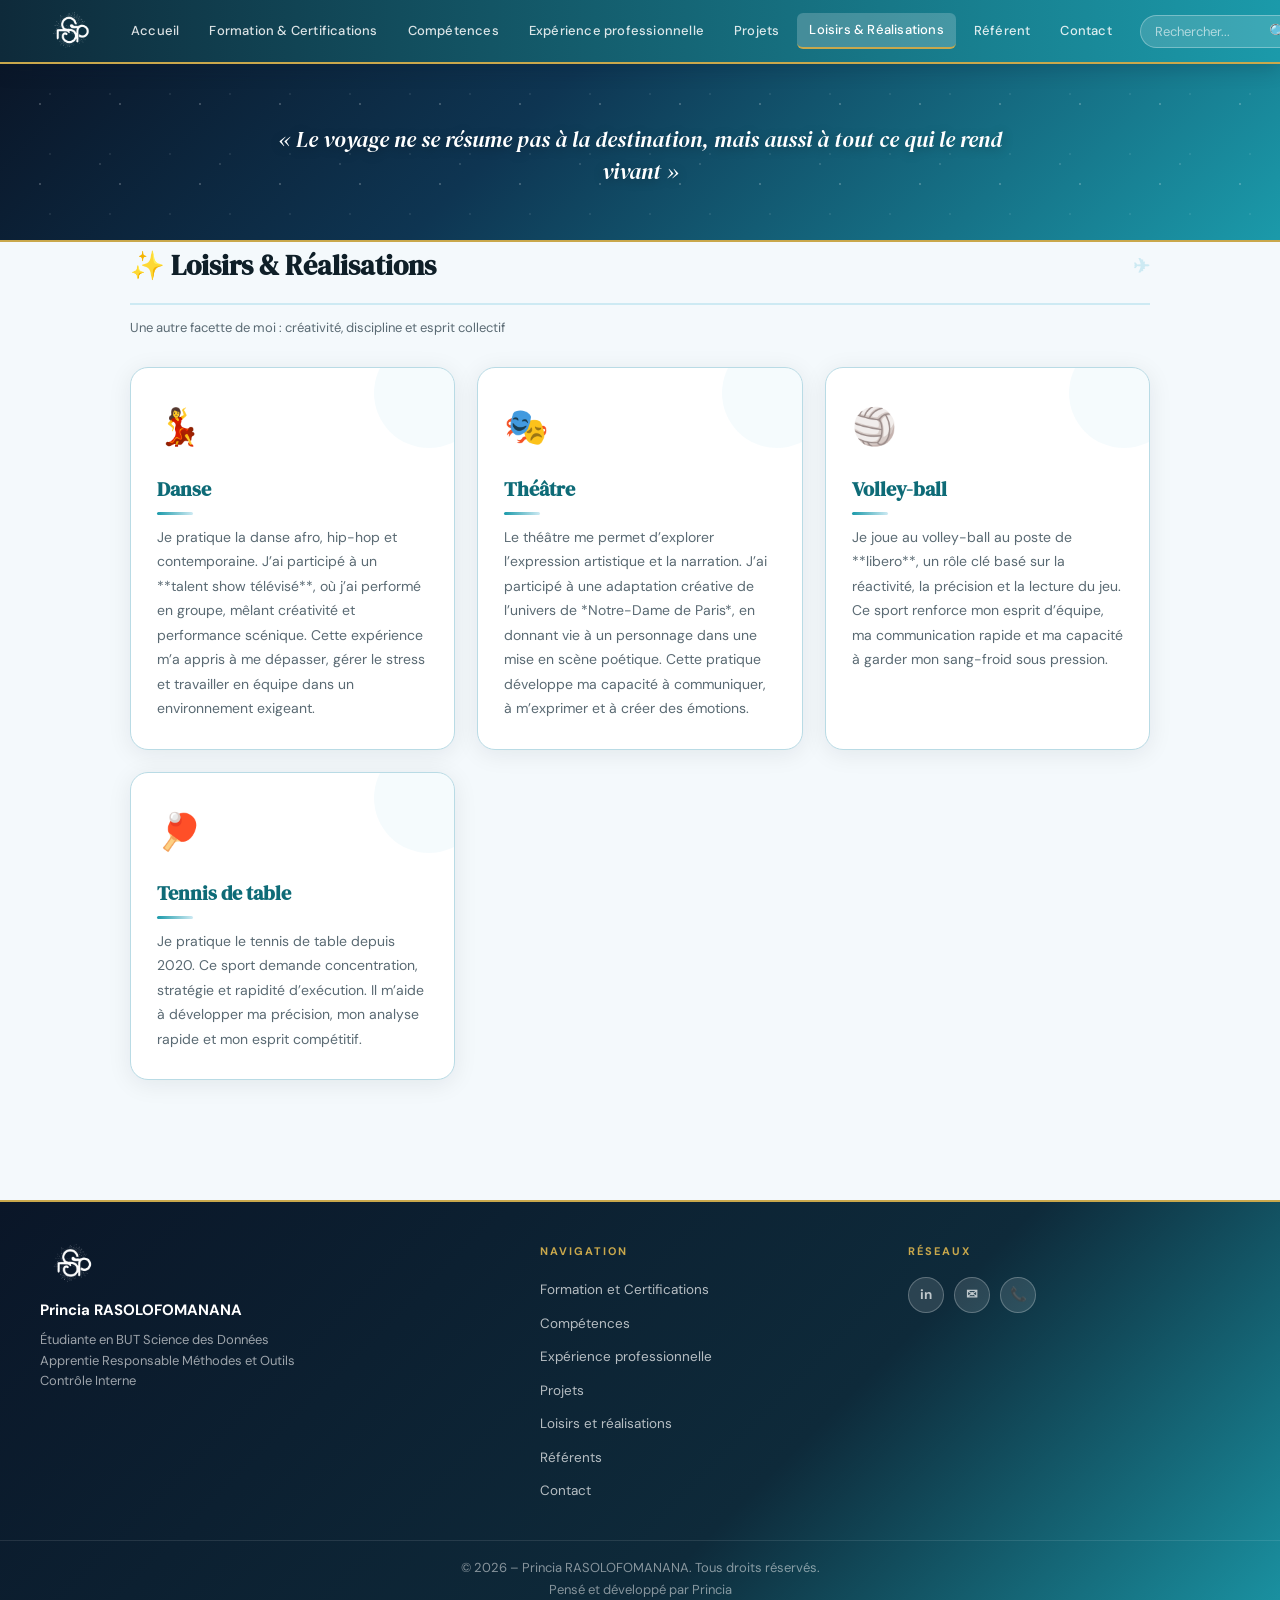
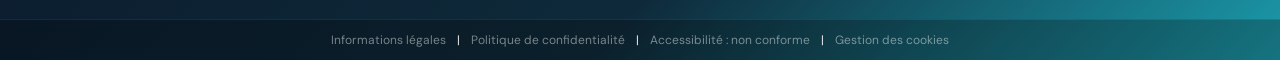
<file: loisir.html>
<!DOCTYPE html>
<html lang="fr">

<head>
  <meta name="viewport" content="width=device-width, initial-scale=1.0">
  <title>Projets — Princia RASOLOFOMANANA</title>
  <meta charset="UTF-8">
  <link rel="stylesheet" href="CSS/style1.css">
</head>

<body>

<!-- ===================== HEADER ===================== -->
<header class="header">
    <div class="header-inner">
  
      <div class="logo">
        <img src="images/Designer.png" alt="Logo" />
      </div>
  
      <nav class="menu">
        <a href="index.html">Accueil</a>
        <a href="Formation.html">Formation &amp; Certifications</a>
        <a href="Competences.html">Compétences</a>
        <a href="expe1.html">Expérience professionnelle</a>
        <a href="projet.html">Projets</a>
        <a href="loisir.html" class="actif">Loisirs &amp; Réalisations</a>
        <a href="referents.html">Référent</a>
        <a href="contact.html">Contact</a>
      </nav>
  
      <div class="actions">
        <form class="search" action="#" method="get">
          <input type="search" name="q" placeholder="Rechercher..." aria-label="Rechercher">
          <button type="submit" aria-label="Rechercher">🔍</button>
        </form>
        <div class="langue">FR</div>
      </div>
  
      <button class="hamburger" id="hamburger" aria-label="Ouvrir le menu">
        <span></span>
        <span></span>
        <span></span>
      </button>
  
    </div>
  
    <nav class="menu-mobile" id="menu-mobile">
      <a href="index.html">Accueil</a>
      <a href="Formation.html" >Formation &amp; Certifications</a>
      <a href="Competences.html">Compétences</a>
      <a href="expe1.html">Expérience professionnelle</a>
      <a href="projet.html">Projets</a>
      <a href="loisir.html" class="actif">Loisirs &amp; Réalisations</a>
      <a href="referents.html">Référent</a>
      <a href="contact.html">Contact</a>
      <div class="mobile-actions">
        <form class="search" action="#" method="get">
          <input type="search" name="q" placeholder="Rechercher...">
          <button type="submit">🔍</button>
        </form>
        <div class="langue">FR</div>
      </div>
    </nav>
  </header>
  

<!-- ===================== HERO ===================== -->
<div class="hero-banner">
    <p class="citation">
      « Le voyage ne se résume pas à la destination, mais aussi à tout ce qui le rend vivant »
    </p>
  </div>
  
  <!-- ===================== LOISIRS ===================== -->
  <main class="section loisirs-page">
  
    <h2 class="section-title">✨ Loisirs & Réalisations</h2>
    <p class="section-subtitle">
      Une autre facette de moi : créativité, discipline et esprit collectif
    </p>
  
    <div class="loisirs-grid">
  
      <!-- DANSE -->
      <div class="loisir-card reveal">
        <div class="loisir-icone">💃</div>
        <h3>Danse</h3>
        <p>
          Je pratique la danse afro, hip-hop et contemporaine.  
          J’ai participé à un **talent show télévisé**, où j’ai performé en groupe,
          mêlant créativité et performance scénique.  
  
          Cette expérience m’a appris à me dépasser, gérer le stress et travailler
          en équipe dans un environnement exigeant.
        </p>
      </div>
  
      <!-- THEATRE -->
      <div class="loisir-card reveal">
        <div class="loisir-icone">🎭</div>
        <h3>Théâtre</h3>
        <p>
          Le théâtre me permet d’explorer l’expression artistique et la narration.  
          J’ai participé à une adaptation créative de l’univers de *Notre-Dame de Paris*,
          en donnant vie à un personnage dans une mise en scène poétique.
  
          Cette pratique développe ma capacité à communiquer, à m’exprimer et à créer
          des émotions.
        </p>
      </div>
  
      <!-- VOLLEY -->
      <div class="loisir-card reveal">
        <div class="loisir-icone">🏐</div>
        <h3>Volley-ball</h3>
        <p>
          Je joue au volley-ball au poste de **libero**, un rôle clé basé sur
          la réactivité, la précision et la lecture du jeu.  
  
          Ce sport renforce mon esprit d’équipe, ma communication rapide
          et ma capacité à garder mon sang-froid sous pression.
        </p>
      </div>
  
      <!-- TENNIS TABLE -->
      <div class="loisir-card reveal">
        <div class="loisir-icone">🏓</div>
        <h3>Tennis de table</h3>
        <p>
          Je pratique le tennis de table depuis 2020.  
          Ce sport demande concentration, stratégie et rapidité d’exécution.
  
          Il m’aide à développer ma précision, mon analyse rapide
          et mon esprit compétitif.
        </p>
      </div>
  
    </div>
  
  </main>
  

<!-- ===================== FOOTER ===================== -->
<footer class="footer">

    <div class="footer-top">
  
      <div class="footer-col footer-identite">
        <img src="images/Designer.png" alt="Logo personnel">
        <p class="footer-name">Princia RASOLOFOMANANA</p>
        <p class="footer-desc">
          Étudiante en BUT Science des Données<br>
          Apprentie Responsable Méthodes et Outils<br>
          Contrôle Interne
        </p>
      </div>
  
      <div class="footer-col footer-nav">
        <h4>Navigation</h4>
        <ul>
          <li><a href="Formation.html">Formation et Certifications</a></li>
          <li><a href="Competences.html">Compétences</a></li>
          <li><a href="expe1.html">Expérience professionnelle</a></li>
          <li><a href="projet.html">Projets</a></li>
          <li><a href="loisir.html">Loisirs et réalisations</a></li>
          <li><a href="referents.html">Référents</a></li>
          <li><a href="contact.html">Contact</a></li>
        </ul>
      </div>
  
      <div class="footer-col footer-reseaux">
        <h4>Réseaux</h4>
        <div class="footer-socials">
          <a class="social" href="https://www.linkedin.com/in/princia-r-ba4b43343" aria-label="LinkedIn">in</a>
          <a class="social" href="mailto:princiarslfm@gmail.com" aria-label="Email">✉</a>
          <a class="social" href="tel:+33765880897" aria-label="Téléphone">📞</a>
        </div>
      </div>
  
    </div>
  
    <div class="footer-middle">
      © 2026 – Princia RASOLOFOMANANA. Tous droits réservés.<br>
      Pensé et développé par Princia
    </div>
  
    <div class="footer-bottom">
      <a href="#">Informations légales</a> |
      <a href="#">Politique de confidentialité</a> |
      <a href="#">Accessibilité : non conforme</a> |
      <a href="#">Gestion des cookies</a>
    </div>
  
  </footer>

<script>
  // Hamburger
  const btn = document.getElementById('hamburger');
  const nav = document.getElementById('menu-mobile');
  btn.addEventListener('click', () => {
    btn.classList.toggle('ouvert');
    nav.classList.toggle('ouvert');
  });
  nav.querySelectorAll('a').forEach(l => l.addEventListener('click', () => {
    btn.classList.remove('ouvert');
    nav.classList.remove('ouvert');
  }));

  // Scroll reveal
  const observer = new IntersectionObserver((entries) => {
    entries.forEach(e => {
      if (e.isIntersecting) {
        e.target.classList.add('visible');
        observer.unobserve(e.target);
      }
    });
  }, { threshold: 0.1 });
  document.querySelectorAll('.reveal').forEach(el => observer.observe(el));

  // ---- Onglets principaux Pro / Académique ----
  function afficherPanneau(id, bouton) {
    document.querySelectorAll('.panneau-principal').forEach(p => p.classList.remove('actif'));
    document.querySelectorAll('.onglet-principal').forEach(b => b.classList.remove('actif'));
    document.getElementById('panneau-' + id).classList.add('actif');
    bouton.classList.add('actif');

    // Re-trigger reveal sur les cartes visibles
    setTimeout(() => {
      document.querySelectorAll('#panneau-' + id + ' .reveal').forEach(el => {
        observer.observe(el);
      });
    }, 50);
  }

  // ---- Sous-onglets BUT 1 / BUT 2 ----
  function afficherBut(id, bouton) {
    document.querySelectorAll('.panneau-but').forEach(p => p.classList.remove('actif'));
    document.querySelectorAll('.sous-onglet').forEach(b => b.classList.remove('actif'));
    document.getElementById('panneau-' + id).classList.add('actif');
    bouton.classList.add('actif');

    setTimeout(() => {
      document.querySelectorAll('#panneau-' + id + ' .reveal').forEach(el => {
        observer.observe(el);
      });
    }, 50);
  }

  // ---- Toggle détails projet ----
  function toggleProjet(bouton) {
    const details = bouton.nextElementSibling;
    const ouvert = bouton.getAttribute('aria-expanded') === 'true';
    if (ouvert) {
      details.style.maxHeight = '0px';
      details.style.opacity = '0';
      details.classList.remove('ouvert');
      bouton.setAttribute('aria-expanded', 'false');
      bouton.querySelector('.btn-texte').textContent = 'Voir les détails';
      bouton.querySelector('.btn-icone').style.transform = 'rotate(0deg)';
    } else {
      details.classList.add('ouvert');
      details.style.maxHeight = details.scrollHeight + 'px';
      details.style.opacity = '1';
      bouton.setAttribute('aria-expanded', 'true');
      bouton.querySelector('.btn-texte').textContent = 'Réduire';
      bouton.querySelector('.btn-icone').style.transform = 'rotate(180deg)';
    }
  }
</script>

</body>
</html>
</file>
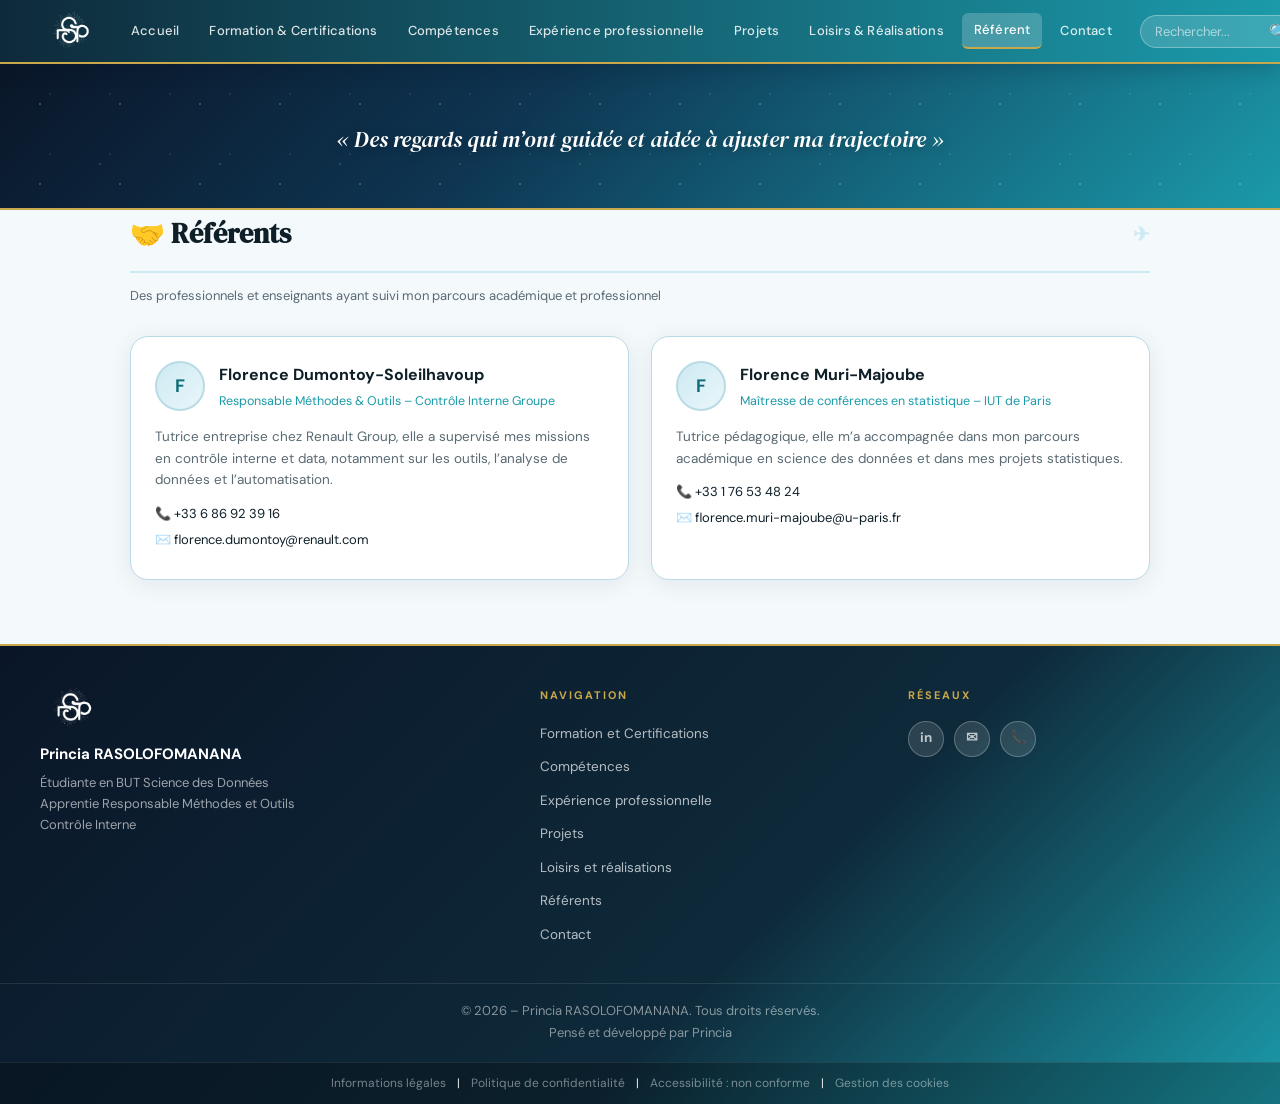
<file: referents.html>
<!DOCTYPE html>
<html lang="fr">

<head>
  <meta name="viewport" content="width=device-width, initial-scale=1.0">
  <title>Projets — Princia RASOLOFOMANANA</title>
  <meta charset="UTF-8">
  <link rel="stylesheet" href="CSS/style1.css">
</head>

<body>

<!-- ===================== HEADER ===================== -->
<header class="header">
    <div class="header-inner">
  
      <div class="logo">
        <img src="images/Designer.png" alt="Logo" />
      </div>
  
      <nav class="menu">
        <a href="Accueil.html">Accueil</a>
        <a href="Formation.html">Formation &amp; Certifications</a>
        <a href="Competences.html">Compétences</a>
        <a href="expe1.html">Expérience professionnelle</a>
        <a href="projet.html" >Projets</a>
        <a href="loisir.html">Loisirs &amp; Réalisations</a>
        <a href="referents.html" class="actif">Référent</a>
        <a href="contact.html">Contact</a>
      </nav>
  
      <div class="actions">
        <form class="search" action="#" method="get">
          <input type="search" name="q" placeholder="Rechercher..." aria-label="Rechercher">
          <button type="submit" aria-label="Rechercher">🔍</button>
        </form>
        <div class="langue">FR</div>
      </div>
  
      <button class="hamburger" id="hamburger" aria-label="Ouvrir le menu">
        <span></span>
        <span></span>
        <span></span>
      </button>
  
    </div>
  
    <nav class="menu-mobile" id="menu-mobile">
      <a href="Accueil.html">Accueil</a>
      <a href="Formation.html" >Formation &amp; Certifications</a>
      <a href="Competences.html">Compétences</a>
      <a href="expe1.html">Expérience professionnelle</a>
      <a href="projet.html">Projets</a>
      <a href="loisir.html">Loisirs &amp; Réalisations</a>
      <a href="referents.html" class="actif">Référent</a>
      <a href="contact.html">Contact</a>
      <div class="mobile-actions">
        <form class="search" action="#" method="get">
          <input type="search" name="q" placeholder="Rechercher...">
          <button type="submit">🔍</button>
        </form>
        <div class="langue">FR</div>
      </div>
    </nav>
  </header>
  

<!-- ===================== HERO ===================== -->
<div class="hero-banner">
    <p class="citation">
      « Des regards qui m’ont guidée et aidée à ajuster ma trajectoire »
    </p>
  </div>
  
  <!-- ===================== RÉFÉRENTS ===================== -->
  <main class="section referent-page">
  
    <h2 class="section-title">🤝 Référents</h2>
    <p class="section-subtitle">
      Des professionnels et enseignants ayant suivi mon parcours académique et professionnel
    </p>
  
    <div class="referent-grid">
  
      <!-- REFERENT 1 -->
      <div class="referent-card reveal">
        
        <div class="referent-header">
          <div class="referent-avatar">F</div>
          <div>
            <h3>Florence Dumontoy-Soleilhavoup</h3>
            <p class="referent-role">
              Responsable Méthodes & Outils – Contrôle Interne Groupe
            </p>
          </div>
        </div>
  
        <p class="referent-desc">
          Tutrice entreprise chez Renault Group, elle a supervisé mes missions en
          contrôle interne et data, notamment sur les outils, l’analyse de données
          et l’automatisation.
        </p>
  
        <div class="referent-contact">
          <p>📞 +33 6 86 92 39 16</p>
          <p>✉️ florence.dumontoy@renault.com</p>
        </div>
  
      </div>
  
      <!-- REFERENT 2 -->
      <div class="referent-card reveal">
  
        <div class="referent-header">
          <div class="referent-avatar">F</div>
          <div>
            <h3>Florence Muri-Majoube</h3>
            <p class="referent-role">
              Maîtresse de conférences en statistique – IUT de Paris
            </p>
          </div>
        </div>
  
        <p class="referent-desc">
          Tutrice pédagogique, elle m’a accompagnée dans mon parcours académique
          en science des données et dans mes projets statistiques.
        </p>
  
        <div class="referent-contact">
          <p>📞 +33 1 76 53 48 24</p>
          <p>✉️ florence.muri-majoube@u-paris.fr</p>
        </div>
  
      </div>
  
    </div>
  
  </main>

<!-- ===================== FOOTER ===================== -->
<footer class="footer">

    <div class="footer-top">
  
      <div class="footer-col footer-identite">
        <img src="images/Designer.png" alt="Logo personnel">
        <p class="footer-name">Princia RASOLOFOMANANA</p>
        <p class="footer-desc">
          Étudiante en BUT Science des Données<br>
          Apprentie Responsable Méthodes et Outils<br>
          Contrôle Interne
        </p>
      </div>
  
      <div class="footer-col footer-nav">
        <h4>Navigation</h4>
        <ul>
          <li><a href="Formation.html">Formation et Certifications</a></li>
          <li><a href="Competences.html">Compétences</a></li>
          <li><a href="expe1.html">Expérience professionnelle</a></li>
          <li><a href="projet.html">Projets</a></li>
          <li><a href="loisir.html">Loisirs et réalisations</a></li>
          <li><a href="referents.html">Référents</a></li>
          <li><a href="contact.html">Contact</a></li>
        </ul>
      </div>
  
      <div class="footer-col footer-reseaux">
        <h4>Réseaux</h4>
        <div class="footer-socials">
          <a class="social" href="www.linkedin.com/in/princia-r-ba4b43343" aria-label="LinkedIn">in</a>
          <a class="social" href="mailto:princiarslfm@gmail.com" aria-label="Email">✉</a>
          <a class="social" href="tel:+33765880897" aria-label="Téléphone">📞</a>
        </div>
      </div>
  
    </div>
  
    <div class="footer-middle">
      © 2026 – Princia RASOLOFOMANANA. Tous droits réservés.<br>
      Pensé et développé par Princia
    </div>
  
    <div class="footer-bottom">
      <a href="#">Informations légales</a> |
      <a href="#">Politique de confidentialité</a> |
      <a href="#">Accessibilité : non conforme</a> |
      <a href="#">Gestion des cookies</a>
    </div>
  
  </footer>

<script>
  // Hamburger
  const btn = document.getElementById('hamburger');
  const nav = document.getElementById('menu-mobile');
  btn.addEventListener('click', () => {
    btn.classList.toggle('ouvert');
    nav.classList.toggle('ouvert');
  });
  nav.querySelectorAll('a').forEach(l => l.addEventListener('click', () => {
    btn.classList.remove('ouvert');
    nav.classList.remove('ouvert');
  }));

  // Scroll reveal
  const observer = new IntersectionObserver((entries) => {
    entries.forEach(e => {
      if (e.isIntersecting) {
        e.target.classList.add('visible');
        observer.unobserve(e.target);
      }
    });
  }, { threshold: 0.1 });
  document.querySelectorAll('.reveal').forEach(el => observer.observe(el));

  // ---- Onglets principaux Pro / Académique ----
  function afficherPanneau(id, bouton) {
    document.querySelectorAll('.panneau-principal').forEach(p => p.classList.remove('actif'));
    document.querySelectorAll('.onglet-principal').forEach(b => b.classList.remove('actif'));
    document.getElementById('panneau-' + id).classList.add('actif');
    bouton.classList.add('actif');

    // Re-trigger reveal sur les cartes visibles
    setTimeout(() => {
      document.querySelectorAll('#panneau-' + id + ' .reveal').forEach(el => {
        observer.observe(el);
      });
    }, 50);
  }

  // ---- Sous-onglets BUT 1 / BUT 2 ----
  function afficherBut(id, bouton) {
    document.querySelectorAll('.panneau-but').forEach(p => p.classList.remove('actif'));
    document.querySelectorAll('.sous-onglet').forEach(b => b.classList.remove('actif'));
    document.getElementById('panneau-' + id).classList.add('actif');
    bouton.classList.add('actif');

    setTimeout(() => {
      document.querySelectorAll('#panneau-' + id + ' .reveal').forEach(el => {
        observer.observe(el);
      });
    }, 50);
  }

  // ---- Toggle détails projet ----
  function toggleProjet(bouton) {
    const details = bouton.nextElementSibling;
    const ouvert = bouton.getAttribute('aria-expanded') === 'true';
    if (ouvert) {
      details.style.maxHeight = '0px';
      details.style.opacity = '0';
      details.classList.remove('ouvert');
      bouton.setAttribute('aria-expanded', 'false');
      bouton.querySelector('.btn-texte').textContent = 'Voir les détails';
      bouton.querySelector('.btn-icone').style.transform = 'rotate(0deg)';
    } else {
      details.classList.add('ouvert');
      details.style.maxHeight = details.scrollHeight + 'px';
      details.style.opacity = '1';
      bouton.setAttribute('aria-expanded', 'true');
      bouton.querySelector('.btn-texte').textContent = 'Réduire';
      bouton.querySelector('.btn-icone').style.transform = 'rotate(180deg)';
    }
  }
</script>

</body>
</html>
</file>
<file: CSS/style1.css>
/* ============================================
   PORTFOLIO — Princia RASOLOFOMANANA
   Thème : Vol & Aviation ✈
   ============================================ */

   @import url('https://fonts.googleapis.com/css2?family=DM+Serif+Display:ital@0;1&family=DM+Sans:wght@300;400;500;600&display=swap');

   /* ===================== VARIABLES ===================== */
   :root {
     --bleu:        #1B9AAA;
     --bleu-clair:  #CDEAF3;
     --bleu-fonce:  #0e6b77;
     --bleu-bg:     #EAF6FA;
     --bleu-nuit:   #0a1628;
     --bleu-ciel:   #d6eef7;
     --or:          #c9a84c;
     --or-clair:    #f5e6c0;
     --noir:        #0f1f28;
     --gris:        #5a6a73;
     --blanc:       #ffffff;
     --border:      #b9dbe5;
     --shadow:      0 2px 16px rgba(27,154,170,0.10);
     --shadow-card: 0 4px 24px rgba(10,22,40,0.08);
   }
   
   /* ===================== RESET ===================== */
   *, *::before, *::after {
     box-sizing: border-box;
     margin: 0;
     padding: 0;
   }
   
   html { scroll-behavior: smooth; }
   
   body {
     font-family: 'DM Sans', sans-serif;
     background-color: #f4f9fc;
     color: var(--noir);
     font-size: 15px;
     line-height: 1.7;
     overflow-x: hidden;
   }
   
   img { max-width: 100%; display: block; }
   a { color: inherit; text-decoration: none; }
   
   /* ===================== HEADER ===================== */
   .header {
     background: linear-gradient(90deg, #0e2a3a 0%, #1B9AAA 100%);
     border-bottom: 2px solid var(--or);
     position: sticky;
     top: 0;
     z-index: 200;
     animation: fadeSlideDown 0.5s ease both;
     box-shadow: 0 2px 20px rgba(10,22,40,0.25);
   }
   
   .header-inner {
     display: flex;
     align-items: center;
     justify-content: space-between;
     gap: 16px;
     padding: 10px 40px;
     max-width: 1400px;
     margin: 0 auto;
   }
   
   .logo { flex-shrink: 0; }
   
   .logo img {
     height: 42px;
     width: auto;
     filter: brightness(0) invert(1);
   }
   
   .logo-text {
     font-family: 'DM Serif Display', serif;
     font-size: 22px;
     color: var(--blanc);
     letter-spacing: 1px;
   }
   
   /* Menu desktop */
   .menu {
     display: flex;
     align-items: center;
     gap: 6px;
     flex-wrap: nowrap;
   }
   
   .menu a {
     font-size: 13px;
     font-weight: 500;
     color: rgba(255,255,255,0.85);
     padding: 6px 12px;
     border-radius: 6px;
     position: relative;
     transition: all 0.2s;
     white-space: nowrap;
     letter-spacing: 0.2px;
   }
   
   .menu a:hover,
   .menu a.actif {
     color: var(--blanc);
     background: rgba(255,255,255,0.15);
   }
   
   .menu a.actif {
     background: rgba(255,255,255,0.2);
     border-bottom: 2px solid var(--or);
   }
   
   /* Actions */
   .actions {
     display: flex;
     align-items: center;
     gap: 10px;
     flex-shrink: 0;
   }
   
   .search {
     display: flex;
     align-items: center;
     gap: 6px;
     background: rgba(255,255,255,0.15);
     border: 1px solid rgba(255,255,255,0.3);
     border-radius: 20px;
     padding: 5px 12px;
     transition: border-color 0.2s, background 0.2s;
   }
   
   .search:focus-within {
     border-color: var(--or);
     background: rgba(255,255,255,0.2);
   }
   
   .search input[type="search"] {
     border: none;
     outline: none;
     background: transparent;
     padding: 2px;
     width: 110px;
     font-size: 13px;
     font-family: 'DM Sans', sans-serif;
     color: var(--blanc);
   }
   
   .search input[type="search"]::placeholder { color: rgba(255,255,255,0.6); }
   
   .search button {
     border: none;
     background: transparent;
     cursor: pointer;
     font-size: 15px;
     padding: 0;
     line-height: 1;
   }
   
   .langue {
     font-size: 12px;
     font-weight: 700;
     color: var(--blanc);
     background: rgba(255,255,255,0.15);
     border: 1px solid rgba(255,255,255,0.35);
     border-radius: 6px;
     padding: 4px 10px;
     cursor: pointer;
     letter-spacing: 1px;
     transition: background 0.2s;
   }
   
   .langue:hover { background: rgba(255,255,255,0.25); }
   
   /* ===================== HAMBURGER ===================== */
   .hamburger {
     display: none;
     flex-direction: column;
     justify-content: center;
     gap: 5px;
     width: 38px;
     height: 38px;
     background: rgba(255,255,255,0.1);
     border: 1px solid rgba(255,255,255,0.3);
     border-radius: 8px;
     cursor: pointer;
     padding: 8px;
     flex-shrink: 0;
     transition: background 0.2s;
   }
   
   .hamburger:hover { background: rgba(255,255,255,0.2); }
   
   .hamburger span {
     display: block;
     height: 2px;
     width: 100%;
     background: var(--blanc);
     border-radius: 2px;
     transition: transform 0.3s, opacity 0.3s;
   }
   
   .hamburger.ouvert span:nth-child(1) { transform: translateY(7px) rotate(45deg); }
   .hamburger.ouvert span:nth-child(2) { opacity: 0; }
   .hamburger.ouvert span:nth-child(3) { transform: translateY(-7px) rotate(-45deg); }
   
   /* Menu mobile */
   .menu-mobile {
     display: none;
     flex-direction: column;
     background: #0e2a3a;
     border-top: 1px solid rgba(255,255,255,0.1);
     max-height: 0;
     overflow: hidden;
     transition: max-height 0.35s ease, padding 0.3s ease;
   }
   
   .menu-mobile.ouvert {
     max-height: 600px;
     padding: 10px 0 14px;
   }
   
   .menu-mobile a {
     font-size: 14px;
     font-weight: 500;
     color: rgba(255,255,255,0.85);
     padding: 11px 28px;
     border-bottom: 1px solid rgba(255,255,255,0.07);
     transition: background 0.2s, color 0.2s;
   }
   
   .menu-mobile a:hover,
   .menu-mobile a.actif {
     background: rgba(27,154,170,0.2);
     color: var(--blanc);
   }
   
   .menu-mobile .mobile-actions {
     display: flex;
     align-items: center;
     gap: 10px;
     padding: 12px 28px 0;
   }
   
   .menu-mobile .mobile-actions .search { flex: 1; }
   .menu-mobile .mobile-actions .search input { width: 100%; }
   
   /* ===================== HERO / CITATION ===================== */
   .hero-banner {
     position: relative;
     background: linear-gradient(135deg, #0a1628 0%, #0e3552 40%, #1B9AAA 100%);
     padding: 60px 40px 52px;
     text-align: center;
     overflow: hidden;
     border-bottom: 2px solid var(--or);
   }
   
   /* Étoiles / points lumineux en fond */
   .hero-banner::before {
     content: '';
     position: absolute;
     inset: 0;
     background-image:
       radial-gradient(circle, rgba(255,255,255,0.8) 1px, transparent 1px),
       radial-gradient(circle, rgba(255,255,255,0.5) 1px, transparent 1px),
       radial-gradient(circle, rgba(255,255,255,0.3) 1px, transparent 1px);
     background-size: 80px 80px, 120px 120px, 60px 60px;
     background-position: 0 0, 40px 40px, 20px 60px;
     opacity: 0.25;
     pointer-events: none;
   }
   
   /* Traînée d'avion */
   .hero-banner::after {
     content: '✈';
     position: absolute;
     font-size: 28px;
     color: rgba(255,255,255,0.15);
     top: 50%;
     left: -60px;
     animation: flyAcross 12s linear infinite;
     pointer-events: none;
   }
   
   @keyframes flyAcross {
     0%   { left: -60px; top: 60%; opacity: 0; }
     10%  { opacity: 1; }
     90%  { opacity: 1; }
     100% { left: 110%; top: 35%; opacity: 0; }
   }
   
   /* Ligne de trajet en pointillés */
   .hero-trajet {
     position: absolute;
     bottom: 18px;
     left: 5%;
     right: 5%;
     height: 1px;
     border-top: 1px dashed rgba(255,255,255,0.15);
     pointer-events: none;
   }
   
   .citation {
     font-family: 'DM Serif Display', serif;
     font-style: italic;
     font-size: 22px;
     color: var(--blanc);
     max-width: 760px;
     margin: 0 auto;
     line-height: 1.45;
     text-shadow: 0 2px 12px rgba(0,0,0,0.3);
     animation: fadeIn 1s ease 0.3s both;
     position: relative;
     z-index: 1;
   }
   
   /* ===================== CONTAINER PRINCIPAL ===================== */
   .container {
     display: flex;
     flex-direction: row;
     gap: 52px;
     max-width: 1100px;
     margin: 56px auto;
     padding: 0 40px;
     align-items: flex-start;
   }
   
   /* ===================== COLONNE GAUCHE ===================== */
   .left {
     width: 240px;
     min-width: 220px;
     flex-shrink: 0;
     text-align: center;
     position: sticky;
     top: 80px;
     animation: fadeSlideLeft 0.7s ease 0.4s both;
   }
   
   .photo-wrapper {
     position: relative;
     width: 162px;
     height: 162px;
     margin: 0 auto 18px;
   }
   
   .photo {
     width: 162px;
     height: 162px;
     background-color: var(--bleu-clair);
     border-radius: 50%;
     border: 3px solid var(--bleu);
     overflow: hidden;
     display: flex;
     align-items: center;
     justify-content: center;
     box-shadow: 0 0 0 6px var(--bleu-bg), 0 0 0 8px var(--border);
   }
   
   .photo img {
     width: 100%;
     height: 100%;
     object-fit: cover;
   }
   
   .photo-placeholder { font-size: 52px; opacity: 0.35; }
   
   .badge-data {
     position: absolute;
     bottom: 4px;
     right: 4px;
     background: linear-gradient(135deg, var(--bleu-fonce), var(--bleu));
     color: white;
     font-size: 10px;
     font-weight: 700;
     padding: 3px 9px;
     border-radius: 10px;
     letter-spacing: 0.6px;
     box-shadow: 0 2px 8px rgba(0,0,0,0.2);
   }
   
   .nom {
     font-family: 'DM Serif Display', serif;
     font-size: 19px;
     color: var(--bleu-fonce);
     line-height: 1.3;
     margin-bottom: 7px;
     animation: fadeSlideLeft 0.6s ease 0.5s both;
   }
   
   .titre-sous-nom {
     font-size: 12px;
     color: var(--gris);
     margin-bottom: 18px;
     line-height: 1.6;
     animation: fadeSlideLeft 0.6s ease 0.6s both;
   }
   
   .btn-cv {
     display: inline-flex;
     align-items: center;
     gap: 7px;
     background: linear-gradient(135deg, var(--bleu-fonce), var(--bleu));
     color: white;
     border: none;
     padding: 11px 24px;
     border-radius: 24px;
     cursor: pointer;
     font-family: 'DM Sans', sans-serif;
     font-size: 13px;
     font-weight: 600;
     transition: transform 0.2s, box-shadow 0.2s;
     animation: fadeSlideLeft 0.6s ease 0.7s both;
     box-shadow: 0 4px 14px rgba(27,154,170,0.35);
   }
   
   .btn-cv:hover {
     transform: translateY(-2px);
     box-shadow: 0 6px 20px rgba(27,154,170,0.45);
   }
   
   .stats-mini {
     margin-top: 22px;
     display: grid;
     grid-template-columns: 1fr 1fr;
     gap: 8px;
     animation: fadeSlideLeft 0.6s ease 0.8s both;
   }
   
   .stat-item {
     background: var(--blanc);
     border: 1px solid var(--border);
     border-radius: 12px;
     padding: 10px 6px;
     box-shadow: var(--shadow);
     transition: transform 0.2s;
   }
   
   .stat-item:hover { transform: translateY(-2px); }
   
   .stat-num {
     font-family: 'DM Serif Display', serif;
     font-size: 22px;
     color: var(--bleu);
     display: block;
   }
   
   .stat-label {
     font-size: 10px;
     color: var(--gris);
     display: block;
     margin-top: 2px;
     line-height: 1.3;
   }
   
   .competences-tags {
     margin-top: 18px;
     display: flex;
     flex-wrap: wrap;
     gap: 6px;
     justify-content: center;
     animation: fadeSlideLeft 0.6s ease 0.9s both;
   }
   
   .tag {
     background: var(--blanc);
     color: var(--bleu-fonce);
     font-size: 11px;
     font-weight: 500;
     padding: 4px 11px;
     border-radius: 12px;
     border: 1px solid var(--border);
     box-shadow: 0 1px 4px rgba(27,154,170,0.08);
     transition: border-color 0.2s, background 0.2s;
   }
   
   .tag:hover {
     border-color: var(--bleu);
     background: var(--bleu-bg);
   }
   
   /* ===================== COLONNE DROITE ===================== */
   .texte {
     flex: 1;
     min-width: 0;
   }
   
   .texte h2 {
     font-family: 'DM Serif Display', serif;
     font-size: 36px;
     color: var(--noir);
     margin-bottom: 20px;
     line-height: 1.2;
     animation: fadeSlideRight 0.6s ease 0.5s both;
   }
   
   .texte > p {
     font-size: 15px;
     line-height: 1.85;
     color: #2a3a44;
     text-align: justify;
     margin-bottom: 18px;
   }
   
   .texte > p:nth-of-type(1) { animation: fadeSlideRight 0.6s ease 0.65s both; }
   .texte > p:nth-of-type(2) { animation: fadeSlideRight 0.6s ease 0.75s both; }
   
   /* Message box style "boarding pass" */
   .message-box {
     position: relative;
     background: linear-gradient(135deg, #f7fbfd, var(--bleu-bg));
     border: 1px solid var(--border);
     border-radius: 16px;
     padding: 24px 26px;
     margin-top: 28px;
     animation: fadeSlideUp 0.7s ease 0.85s both;
     overflow: hidden;
   }
   
   /* Bande gauche colorée style boarding pass */
   .message-box::before {
     content: '';
     position: absolute;
     left: 0;
     top: 0;
     bottom: 0;
     width: 6px;
     background: linear-gradient(to bottom, var(--bleu), var(--bleu-fonce));
     border-radius: 16px 0 0 16px;
   }
   
   /* Perforation boarding pass */
   .message-box::after {
     content: '';
     position: absolute;
     right: 22px;
     top: 0;
     bottom: 0;
     width: 1px;
     border-right: 2px dashed var(--border);
   }
   
   .message-box p {
     font-size: 14px;
     margin-bottom: 10px;
     line-height: 1.7;
     padding-left: 8px;
   }
   
   .message-box p:last-child { margin-bottom: 0; }
   
   /* ===================== SECTIONS INTERNES ===================== */
   .section {
     max-width: 1100px;
     margin: 0 auto 64px;
     padding: 0 40px;
   }
   
   .section-title {
     font-family: 'DM Serif Display', serif;
     font-size: 28px;
     color: var(--noir);
     margin-bottom: 6px;
     display: flex;
     align-items: center;
     gap: 14px;
     padding-bottom: 14px;
     border-bottom: 2px solid var(--bleu-clair);
     position: relative;
   }
   
   .section-title::after {
     content: '✈';
     position: absolute;
     right: 0;
     font-size: 20px;
     color: var(--bleu-clair);
   }
   
   .section-subtitle {
     color: var(--gris);
     font-size: 13px;
     margin-bottom: 28px;
     padding-top: 6px;
   }
   
   /* ===================== FC HEADER (pages internes) ===================== */
   .fc-header {
     text-align: center;
     padding: 52px 0 40px;
   }
   
   .fc-titre {
     font-family: 'DM Serif Display', serif;
     font-size: 40px;
     color: var(--noir);
     margin-bottom: 10px;
   }
   
   .fc-titre span { color: var(--bleu); }
   
   .fc-sous { font-size: 15px; color: var(--gris); }
   
   /* ===================== FOOTER ===================== */
   .footer {
     background: linear-gradient(135deg, #0a1628 0%, #0e2a3a 60%, #1B9AAA 100%);
     color: rgba(255,255,255,0.9);
     margin-top: 60px;
     border-top: 2px solid var(--or);
   }
   
   .footer-top {
     max-width: 1300px;
     margin: 0 auto;
     padding: 40px 40px 28px;
     display: grid;
     grid-template-columns: 1.4fr 1fr 1fr;
     gap: 36px;
   }
   
   .footer-col h4 {
     font-size: 11px;
     font-weight: 700;
     color: var(--or);
     text-transform: uppercase;
     letter-spacing: 2px;
     margin-bottom: 16px;
   }
   
   .footer-identite img {
     height: 44px;
     width: auto;
     margin-bottom: 12px;
     filter: brightness(0) invert(1);
   }
   
   .footer-name {
     font-weight: 700;
     font-size: 15px;
     color: var(--blanc);
     margin-bottom: 6px;
   }
   
   .footer-desc {
     font-size: 13px;
     color: rgba(255,255,255,0.6);
     line-height: 1.6;
   }
   
   .footer-col ul { list-style: none; padding: 0; }
   .footer-col li { margin: 8px 0; }
   
   .footer a {
     font-size: 13.5px;
     color: rgba(255,255,255,0.7);
     transition: color 0.2s;
   }
   
   .footer a:hover { color: var(--or); }
   
   .footer-socials {
     display: flex;
     gap: 10px;
     margin-top: 10px;
   }
   
   .social {
     width: 36px;
     height: 36px;
     border-radius: 50%;
     background: rgba(255,255,255,0.12);
     border: 1px solid rgba(255,255,255,0.25);
     color: var(--blanc);
     font-weight: 700;
     font-size: 13px;
     display: inline-flex;
     align-items: center;
     justify-content: center;
     transition: background 0.2s, transform 0.2s, border-color 0.2s;
   }
   
   .social:hover {
     background: var(--or);
     border-color: var(--or);
     transform: scale(1.12);
   }
   
   .footer-middle {
     text-align: center;
     font-size: 13px;
     color: rgba(255,255,255,0.5);
     padding: 16px 40px 18px;
     border-top: 1px solid rgba(255,255,255,0.1);
   }
   
   .footer-bottom {
     background: rgba(0,0,0,0.25);
     text-align: center;
     padding: 10px 40px;
     font-size: 12px;
     border-top: 1px solid rgba(255,255,255,0.08);
   }
   
   .footer-bottom a {
     color: rgba(255,255,255,0.45);
     margin: 0 8px;
     font-size: 12px;
   }
   
   .footer-bottom a:hover { color: var(--or); }
   
   /* ===================== ANIMATIONS ===================== */
   @keyframes fadeSlideDown {
     from { opacity: 0; transform: translateY(-18px); }
     to   { opacity: 1; transform: translateY(0); }
   }
   
   @keyframes fadeSlideUp {
     from { opacity: 0; transform: translateY(24px); }
     to   { opacity: 1; transform: translateY(0); }
   }
   
   @keyframes fadeSlideLeft {
     from { opacity: 0; transform: translateX(-28px); }
     to   { opacity: 1; transform: translateX(0); }
   }
   
   @keyframes fadeSlideRight {
     from { opacity: 0; transform: translateX(28px); }
     to   { opacity: 1; transform: translateX(0); }
   }
   
   @keyframes zoomIn {
     from { opacity: 0; transform: scale(0.86); }
     to   { opacity: 1; transform: scale(1); }
   }
   
   @keyframes fadeIn {
     from { opacity: 0; }
     to   { opacity: 1; }
   }
   
   /* ===================== SCROLL REVEAL ===================== */
   .reveal {
     opacity: 0;
     transform: translateY(28px);
     transition: opacity 0.6s ease, transform 0.6s ease;
   }
   
   .reveal.visible {
     opacity: 1;
     transform: translateY(0);
   }
   
   /* ===================== RESPONSIVE ===================== */
   @media (max-width: 900px) {
     .header-inner { padding: 10px 20px; }
     .menu { display: none; }
     .actions { display: none; }
     .hamburger { display: flex; }
     .menu-mobile { display: flex; }
   
     .container {
       flex-direction: column;
       align-items: center;
       gap: 36px;
       padding: 0 24px;
       margin: 36px auto;
     }
   
     .left { width: 100%; position: static; max-width: 420px; }
     .texte { width: 100%; }
     .hero-banner { padding: 44px 20px 36px; }
     .citation { font-size: 18px; }
     .section { padding: 0 20px; }
     .footer-top { grid-template-columns: 1fr 1fr; padding: 28px 24px 20px; }
   }
   
   @media (max-width: 600px) {
     .header-inner { padding: 10px 14px; }
     .citation { font-size: 16px; }
     .hero-banner { padding: 32px 16px 28px; }
     .container { padding: 0 16px; margin: 28px auto; }
     .texte h2 { font-size: 26px; }
     .section { padding: 0 16px; margin-bottom: 44px; }
     .footer-top { grid-template-columns: 1fr; text-align: center; padding: 24px 16px; gap: 24px; }
     .footer-socials { justify-content: center; }
     .footer-middle, .footer-bottom { padding: 10px 16px; font-size: 11px; }
     .fc-titre { font-size: 28px; }
   }
   
   /* ==========================================================
      PAGE FORMATION
      ========================================================== */
   
   .formation-page {
     max-width: 1100px;
     margin: 0 auto;
     padding: 0 40px 60px;
   }
   
   .frise-label {
     font-family: 'DM Serif Display', serif;
     font-size: 24px;
     color: var(--bleu-fonce);
     margin-bottom: 40px;
     padding: 10px 20px;
     border-left: 4px solid var(--bleu);
     background: var(--bleu-bg);
     border-radius: 0 12px 12px 0;
     display: flex;
     align-items: center;
     gap: 10px;
   }
   
   /* ---- Trajectoire de vol (remplace la frise) ---- */
.frise-section { margin-bottom: 72px; }

.frise {
  position: relative;
  padding: 10px 0 10px 0;
}

/* Ligne pointillée verticale = trajectoire */
.frise-ligne {
  position: absolute;
  left: 50%;
  top: 0;
  bottom: 0;
  width: 0;
  border-left: 3px dashed var(--bleu-clair);
  transform: translateX(-50%);
}

/* Avion animé qui descend le long de la trajectoire */
.frise-avion {
  position: absolute;
  left: 50%;
  top: 0;
  transform: translateX(-50%) rotate(90deg);
  font-size: 26px;
  z-index: 10;
  animation: descendVol 6s ease-in-out infinite;
  filter: drop-shadow(0 2px 8px rgba(27,154,170,0.4));
  pointer-events: none;
}

@keyframes descendVol {
  0%   { top: 0%;   opacity: 0; }
  5%   { opacity: 1; }
  95%  { opacity: 1; }
  100% { top: 95%;  opacity: 0; }
}

.frise-item {
  display: flex;
  align-items: flex-start;
  margin-bottom: 52px;
  position: relative;
}

.frise-item.gauche {
  flex-direction: row;
  justify-content: flex-end;
  padding-right: calc(50% + 40px);
}

.frise-item.droite {
  flex-direction: row;
  justify-content: flex-start;
  padding-left: calc(50% + 40px);
}

/* Point d'escale sur la trajectoire */
.frise-point {
  position: absolute;
  left: 50%;
  top: 28px;
  transform: translateX(-50%);
  width: 20px;
  height: 20px;
  background: var(--blanc);
  border-radius: 50%;
  border: 3px solid var(--bleu);
  box-shadow: 0 0 0 4px var(--bleu-bg), 0 0 14px rgba(27,154,170,0.3);
  z-index: 3;
  transition: transform 0.3s, box-shadow 0.3s;
}

.frise-item:hover .frise-point {
  transform: translateX(-50%) scale(1.4);
  box-shadow: 0 0 0 5px var(--bleu-clair), 0 0 20px rgba(27,154,170,0.45);
}

/* Connecteur horizontal entre le point et la carte */
.frise-item.gauche .frise-card::after {
  content: '';
  position: absolute;
  top: 28px;
  right: -32px;
  width: 32px;
  height: 2px;
  background: linear-gradient(to right, var(--bleu-clair), var(--bleu));
}

.frise-item.droite .frise-card::after {
  content: '';
  position: absolute;
  top: 28px;
  left: -32px;
  width: 32px;
  height: 2px;
  background: linear-gradient(to left, var(--bleu-clair), var(--bleu));
}

/* Carte */
.frise-card {
  background: var(--blanc);
  border: 1px solid var(--border);
  border-radius: 16px;
  padding: 22px 24px;
  max-width: 400px;
  width: 100%;
  box-shadow: var(--shadow-card);
  transition: transform 0.3s, border-color 0.3s, box-shadow 0.3s;
  position: relative;
}

.frise-card:hover {
  transform: translateY(-5px);
  border-color: var(--bleu);
  box-shadow: 0 10px 32px rgba(27,154,170,0.18);
}

/* Badge date style "numéro de vol" */
.frise-date-badge {
  display: inline-flex;
  align-items: center;
  gap: 6px;
  background: linear-gradient(135deg, var(--bleu-fonce), var(--bleu));
  color: white;
  font-size: 11px;
  font-weight: 700;
  padding: 4px 14px;
  border-radius: 20px;
  margin-bottom: 14px;
  letter-spacing: 0.5px;
  box-shadow: 0 2px 8px rgba(27,154,170,0.25);
}

.frise-date-badge::before {
  content: '✈';
  font-size: 11px;
}

.frise-icone { font-size: 28px; margin-bottom: 8px; }

.frise-card h3 {
  font-size: 13px;
  font-weight: 700;
  color: var(--bleu);
  margin-bottom: 3px;
}

.frise-card h4 {
  font-family: 'DM Serif Display', serif;
  font-size: 20px;
  color: var(--noir);
  margin-bottom: 8px;
  line-height: 1.25;
}

.frise-lieu { font-size: 12.5px; color: var(--gris); margin-bottom: 6px; }
.frise-parcours { font-size: 12px; color: var(--gris); font-style: italic; margin-bottom: 10px; }

.card-ecole-header {
  display: flex;
  align-items: center;
  gap: 14px;
  margin-bottom: 12px;
}

.logo-ecole {
  width: 52px;
  height: 52px;
  object-fit: contain;
  border-radius: 10px;
  border: 1px solid var(--border);
  background: white;
  padding: 4px;
  flex-shrink: 0;
}

.logo-ecole-initial {
  width: 52px;
  height: 52px;
  border-radius: 10px;
  background: var(--bleu-clair);
  border: 1px solid var(--border);
  display: flex;
  align-items: center;
  justify-content: center;
  font-family: 'DM Serif Display', serif;
  font-size: 16px;
  color: var(--bleu-fonce);
  flex-shrink: 0;
}

.frise-competences { display: flex; flex-wrap: wrap; gap: 6px; margin-bottom: 14px; }

.fc-tag {
  background: var(--bleu-clair);
  color: var(--bleu-fonce);
  font-size: 11px;
  padding: 3px 10px;
  border-radius: 10px;
  border: 1px solid var(--border);
}

.btn-savoir-plus {
  display: inline-flex;
  align-items: center;
  gap: 8px;
  margin-top: 12px;
  padding: 7px 16px;
  background: var(--bleu-bg);
  border: 1px solid var(--border);
  border-radius: 20px;
  cursor: pointer;
  font-family: 'DM Sans', sans-serif;
  font-size: 12.5px;
  font-weight: 500;
  color: var(--bleu-fonce);
  transition: background 0.2s, border-color 0.2s, transform 0.15s;
}

.btn-savoir-plus:hover {
  background: var(--bleu-clair);
  border-color: var(--bleu);
  transform: translateY(-1px);
}

.btn-icone {
  font-size: 14px;
  transition: transform 0.35s ease;
  display: inline-block;
  color: var(--bleu);
}

.frise-details.collapsed {
  max-height: 0;
  opacity: 0;
  overflow: hidden;
  transition: max-height 0.45s ease, opacity 0.35s ease;
  border-top: none;
  padding-top: 0;
  margin-top: 0;
}

.frise-details {
  overflow: hidden;
  transition: max-height 0.45s ease, opacity 0.35s ease;
  border-top: 1px solid var(--border);
  padding-top: 14px;
  margin-top: 14px;
  display: flex;
  flex-direction: column;
  gap: 12px;
}

.frise-niveau strong { font-size: 12px; color: var(--bleu-fonce); display: block; margin-bottom: 4px; }
.frise-niveau ul { list-style: none; padding: 0; }
.frise-niveau li { font-size: 12px; color: var(--gris); padding: 2px 0 2px 14px; position: relative; line-height: 1.5; }
.frise-niveau li::before { content: '▸'; color: var(--bleu); position: absolute; left: 0; font-size: 10px; top: 3px; }

/* ---- Responsive formation ---- */
@media (max-width: 768px) {
  .formation-page { padding: 0 16px 48px; }
  .fc-titre { font-size: 28px; }

  .frise-ligne { left: 24px; }
  .frise-avion { left: 24px; font-size: 20px; }

  .frise-item.gauche,
  .frise-item.droite {
    flex-direction: column;
    padding-left: 58px;
    padding-right: 0;
    justify-content: flex-start;
  }

  .frise-point { left: 24px; top: 20px; }

  .frise-item.gauche .frise-card::after,
  .frise-item.droite .frise-card::after { display: none; }

  .frise-card { max-width: 100%; }
  .certif-grid { grid-template-columns: 1fr; }
}
   /* ---- Certifications ---- */
   .certif-section { margin-bottom: 40px; }
   
   .certif-grid { display: grid; grid-template-columns: repeat(auto-fit, minmax(280px, 1fr)); gap: 16px; }
   
   .certif-card {
     display: flex;
     align-items: center;
     gap: 16px;
     background: var(--blanc);
     border: 1px solid var(--border);
     border-radius: 14px;
     padding: 16px 18px;
     box-shadow: var(--shadow);
     transition: transform 0.2s, border-color 0.2s;
   }
   
   .certif-card:hover { transform: translateY(-3px); border-color: var(--bleu); }
   
   .certif-logo {
     width: 44px;
     height: 44px;
     border-radius: 12px;
     display: flex;
     align-items: center;
     justify-content: center;
     font-weight: 700;
     font-size: 18px;
     flex-shrink: 0;
     color: white;
   }
   
   .certif-logo.renault { background: linear-gradient(135deg, #f4a100, #e0640a); }
   .certif-logo.solo    { background: linear-gradient(135deg, #4CAF50, #2e7d32); }
   .certif-logo.linkedin { background: #0077b5; }
   
   .certif-logo-img {
     width: 52px;
     height: 52px;
     object-fit: contain;
     border-radius: 10px;
     border: 1px solid var(--border);
     background: white;
     padding: 5px;
     flex-shrink: 0;
   }
   
   .certif-body { flex: 1; min-width: 0; }
   .certif-org { font-size: 11px; color: var(--gris); margin-bottom: 3px; font-weight: 500; text-transform: uppercase; letter-spacing: 0.4px; }
   .certif-body h3 { font-size: 14px; font-weight: 600; color: var(--noir); margin-bottom: 6px; line-height: 1.3; }
   .certif-date { font-size: 11px; color: var(--bleu); display: block; margin-bottom: 4px; }
   
   .certif-badge {
     display: inline-block;
     background: var(--bleu-bg);
     color: var(--bleu-fonce);
     font-size: 10.5px;
     padding: 2px 9px;
     border-radius: 8px;
     border: 1px solid var(--border);
   }
   
   
   
   /* ==========================================================
      PAGE COMPÉTENCES
      ========================================================== */
   
   .competences-page {
     max-width: 1100px;
     margin: 0 auto;
     padding: 0 40px 60px;
   }
   
   .comp-bloc {
     background: var(--blanc);
     border: 1px solid var(--border);
     border-radius: 20px;
     padding: 32px 36px;
     margin-bottom: 28px;
     box-shadow: var(--shadow-card);
     transition: box-shadow 0.25s;
   }
   
   .comp-bloc:hover { box-shadow: 0 8px 32px rgba(27,154,170,0.14); }
   
   .comp-bloc-header {
     display: flex;
     align-items: center;
     gap: 18px;
     margin-bottom: 24px;
     padding-bottom: 16px;
     border-bottom: 1px solid var(--bleu-clair);
   }
   
   .comp-bloc-icone {
     width: 58px;
     height: 58px;
     border-radius: 16px;
     display: flex;
     align-items: center;
     justify-content: center;
     font-size: 28px;
     flex-shrink: 0;
     border: 1px solid var(--border);
   }
   
   .bloc-img { width: 34px; height: 34px; object-fit: contain; }
   
   .comp-bloc-titre { font-family: 'DM Serif Display', serif; font-size: 22px; color: var(--noir); margin-bottom: 3px; }
   .comp-bloc-sous { font-size: 13px; color: var(--gris); }
   
   .comp-tags-grid { display: grid; grid-template-columns: repeat(auto-fit, minmax(240px, 1fr)); gap: 12px; }
   
   .comp-tag-item {
     background: var(--bleu-bg);
     border: 1px solid var(--border);
     border-radius: 12px;
     padding: 12px 16px;
     font-size: 13.5px;
     color: var(--noir);
     transition: border-color 0.2s, transform 0.2s;
   }
   
   .comp-tag-item:hover { border-color: var(--bleu); transform: translateY(-2px); }
   
   .outils-grid { display: grid; grid-template-columns: repeat(auto-fit, minmax(130px, 1fr)); gap: 12px; }
   
   .outil-card {
     background: #f8fbfd;
     border: 1px solid var(--border);
     border-radius: 14px;
     padding: 16px 10px 14px;
     text-align: center;
     display: flex;
     flex-direction: column;
     align-items: center;
     gap: 8px;
     transition: border-color 0.2s, transform 0.2s, box-shadow 0.2s;
   }
   
   .outil-card:hover { border-color: var(--bleu); transform: translateY(-3px); box-shadow: 0 6px 18px rgba(27,154,170,0.12); }
   .outil-card img { width: 40px; height: 40px; object-fit: contain; }
   .outil-card span { font-size: 12px; font-weight: 500; color: var(--noir); line-height: 1.3; }
   
   .domaines-nuage { display: flex; flex-wrap: wrap; gap: 10px; align-items: center; }
   
   .domaine-pill {
     background: var(--blanc);
     border: 1px solid var(--border);
     border-radius: 20px;
     color: var(--bleu-fonce);
     font-weight: 500;
     transition: all 0.2s;
     cursor: default;
   }
   
   .domaine-pill:hover { background: var(--bleu); color: white; border-color: var(--bleu); transform: scale(1.04); }
   .domaine-pill.grand  { font-size: 14px; padding: 8px 18px; }
   .domaine-pill.moyen  { font-size: 12.5px; padding: 6px 14px; }
   .domaine-pill.petit  { font-size: 11px; padding: 5px 12px; }
   
   .langues-grid { display: grid; grid-template-columns: repeat(auto-fit, minmax(200px, 1fr)); gap: 14px; }
   
   .langue-card {
     background: var(--blanc);
     border: 1px solid var(--border);
     border-radius: 14px;
     padding: 16px 18px;
     display: flex;
     align-items: center;
     gap: 14px;
     transition: border-color 0.2s, transform 0.2s;
   }
   
   .langue-card:hover { border-color: var(--bleu); transform: translateY(-2px); }
   
   .langue-drapeau {
     width: 52px;
     height: 36px;
     flex-shrink: 0;
     border-radius: 6px;
     overflow: hidden;
     border: 1px solid var(--border);
     display: flex;
     align-items: center;
     justify-content: center;
   }
   
   .langue-drapeau svg { width: 100%; height: 100%; display: block; }
   
   .langue-info { flex: 1; }
   .langue-nom { font-size: 14px; font-weight: 600; color: var(--noir); margin-bottom: 2px; }
   .langue-niveau-txt { font-size: 12px; color: var(--gris); }
   
   .langue-cercle {
     width: 40px;
     height: 40px;
     border-radius: 50%;
     display: flex;
     align-items: center;
     justify-content: center;
     font-size: 11px;
     font-weight: 700;
     flex-shrink: 0;
   }
   
   .langue-cercle.natif { background: var(--bleu); color: white; }
   .langue-cercle.c1    { background: var(--bleu-fonce); color: white; }
   .langue-cercle.b2    { background: var(--bleu-clair); color: var(--bleu-fonce); border: 2px solid var(--bleu); }
   .langue-cercle.b1    { background: var(--bleu-bg); color: var(--bleu-fonce); border: 2px solid var(--border); }
   .langue-cercle.yct   { background: #fff8e1; color: #7d5c00; border: 2px solid #f0d060; font-size: 9px; }
   
   .soft-grid { display: grid; grid-template-columns: repeat(auto-fit, minmax(140px, 1fr)); gap: 14px; }
   
   .soft-card {
     background: var(--blanc);
     border: 1px solid var(--border);
     border-radius: 14px;
     padding: 20px 14px;
     text-align: center;
     transition: border-color 0.2s, transform 0.2s, box-shadow 0.2s;
   }
   
   .soft-card:hover { border-color: var(--bleu); transform: translateY(-3px); box-shadow: 0 6px 18px rgba(27,154,170,0.12); }
   .soft-icon { font-size: 28px; display: block; margin-bottom: 10px; }
   .soft-nom { font-size: 13px; font-weight: 500; color: var(--noir); }
   
   @media (max-width: 768px) {
     .competences-page { padding: 0 16px 48px; }
     .comp-bloc { padding: 20px 16px; }
     .outils-grid { grid-template-columns: repeat(auto-fit, minmax(100px, 1fr)); }
     .langues-grid { grid-template-columns: 1fr; }
     .soft-grid { grid-template-columns: repeat(2, 1fr); }
   }
   
   /* ==========================================================
      PAGE PROJETS
      ========================================================== */
   
   .projets-page {
     max-width: 1100px;
     margin: 0 auto;
     padding: 0 40px 60px;
   }
   
   .onglets-principaux {
     display: flex;
     gap: 16px;
     margin: 36px 0 32px;
     flex-wrap: wrap;
   }
   
   .onglet-principal {
     display: flex;
     align-items: center;
     gap: 10px;
     padding: 16px 32px;
     border-radius: 16px;
     border: 2px solid var(--border);
     background: var(--blanc);
     cursor: pointer;
     font-family: 'DM Sans', sans-serif;
     font-size: 15px;
     font-weight: 600;
     color: var(--gris);
     transition: all 0.25s;
     flex: 1;
     justify-content: center;
     box-shadow: var(--shadow);
   }
   
   .onglet-principal:hover { border-color: var(--bleu); color: var(--bleu); background: var(--bleu-bg); }
   
   .onglet-principal.actif {
     background: linear-gradient(135deg, var(--bleu-fonce), var(--bleu));
     border-color: var(--bleu);
     color: white;
     box-shadow: 0 6px 20px rgba(27,154,170,0.3);
   }
   
   .onglet-principal .onglet-icone { font-size: 22px; }
   
   .onglet-principal .onglet-count {
     background: rgba(255,255,255,0.25);
     font-size: 11px;
     padding: 2px 8px;
     border-radius: 8px;
     font-weight: 700;
   }
   
   .onglet-principal:not(.actif) .onglet-count { background: var(--bleu-clair); color: var(--bleu-fonce); }
   
   .panneau-principal { display: none; animation: fadeSlideUp 0.4s ease both; }
   .panneau-principal.actif { display: block; }
   
   .sous-onglets { display: flex; gap: 10px; margin-bottom: 28px; flex-wrap: wrap; }
   
   .sous-onglet {
     display: flex;
     align-items: center;
     gap: 8px;
     padding: 10px 22px;
     border-radius: 12px;
     border: 1px solid var(--border);
     background: var(--blanc);
     cursor: pointer;
     font-family: 'DM Sans', sans-serif;
     font-size: 13.5px;
     font-weight: 600;
     color: var(--gris);
     transition: all 0.2s;
     box-shadow: var(--shadow);
   }
   
   .sous-onglet:hover { border-color: var(--bleu); color: var(--bleu); background: var(--bleu-bg); }
   
   .sous-onglet.actif {
     background: var(--bleu-bg);
     border-color: var(--bleu);
     color: var(--bleu-fonce);
     border-left: 4px solid var(--bleu);
   }
   
   .panneau-but { display: none; animation: fadeSlideUp 0.35s ease both; }
   .panneau-but.actif { display: block; }
   
   .projets-grid { display: grid; grid-template-columns: repeat(auto-fit, minmax(300px, 1fr)); gap: 22px; }
   
   .projet-card {
     background: var(--blanc);
     border: 1px solid var(--border);
     border-radius: 18px;
     padding: 22px 22px 18px;
     display: flex;
     flex-direction: column;
     gap: 12px;
     transition: transform 0.25s, border-color 0.25s, box-shadow 0.25s;
     box-shadow: var(--shadow-card);
   }
   
   .projet-card:hover { transform: translateY(-5px); border-color: var(--bleu); box-shadow: 0 10px 32px rgba(27,154,170,0.16); }
   
   .projet-card-top { display: flex; align-items: center; justify-content: space-between; }
   
   .projet-categorie { font-size: 11px; font-weight: 700; padding: 3px 12px; border-radius: 10px; letter-spacing: 0.4px; }
   .projet-categorie.pro  { background: #fff3e0; color: #8a4700; border: 1px solid #f5c98a; }
   .projet-categorie.but2 { background: var(--bleu-bg); color: var(--bleu-fonce); border: 1px solid var(--border); }
   .projet-categorie.but1 { background: #e8f5e9; color: #1a5c2a; border: 1px solid #a5d6a7; }
   
   .projet-annee { font-size: 11.5px; color: var(--gris); font-weight: 500; }
   
   .projet-entreprise { display: flex; align-items: center; gap: 8px; font-size: 12px; color: var(--gris); font-weight: 500; }
   .projet-logo { height: 22px; width: auto; object-fit: contain; border-radius: 4px; }
   
   .projet-titre { font-size: 15px; font-weight: 600; color: var(--noir); line-height: 1.4; }
   .projet-desc { font-size: 13px; color: var(--gris); line-height: 1.65; }
   
   .projet-tags { display: flex; flex-wrap: wrap; gap: 6px; }
   
   .projet-tags span {
     background: var(--bleu-clair);
     color: var(--bleu-fonce);
     font-size: 11px;
     font-weight: 500;
     padding: 3px 10px;
     border-radius: 10px;
     border: 1px solid var(--border);
   }
   
   .btn-projet {
     display: inline-flex;
     align-items: center;
     gap: 8px;
     margin-top: 4px;
     padding: 8px 18px;
     background: var(--bleu-bg);
     border: 1px solid var(--border);
     border-radius: 20px;
     cursor: pointer;
     font-family: 'DM Sans', sans-serif;
     font-size: 12.5px;
     font-weight: 500;
     color: var(--bleu-fonce);
     align-self: flex-start;
     transition: background 0.2s, border-color 0.2s, transform 0.15s;
   }
   
   .btn-projet:hover { background: var(--bleu-clair); border-color: var(--bleu); transform: translateY(-1px); }
   .btn-projet .btn-icone { font-size: 14px; transition: transform 0.35s ease; display: inline-block; color: var(--bleu); }
   
   .projet-details {
     max-height: 0;
     opacity: 0;
     overflow: hidden;
     transition: max-height 0.5s ease, opacity 0.4s ease;
     display: flex;
     flex-direction: column;
     gap: 14px;
   }
   
   .projet-details.ouvert {
     opacity: 1;
     border-top: 1px solid var(--border);
     padding-top: 14px;
     margin-top: 4px;
   }
   
   .projet-section-detail h4 { font-size: 12.5px; font-weight: 600; color: var(--bleu-fonce); margin-bottom: 6px; }
   .projet-section-detail p { font-size: 12.5px; color: var(--gris); line-height: 1.65; }
   .projet-section-detail ul { list-style: none; padding: 0; margin: 0; display: flex; flex-direction: column; gap: 4px; }
   .projet-section-detail li { font-size: 12.5px; color: var(--gris); padding-left: 14px; position: relative; line-height: 1.5; }
   .projet-section-detail li::before { content: '▸'; color: var(--bleu); position: absolute; left: 0; font-size: 10px; top: 3px; }
   
   .projet-competences { display: flex; flex-wrap: wrap; gap: 6px; padding-top: 6px; border-top: 1px dashed var(--border); }
   .projet-competences span { background: #e8f5e9; color: #1a5c2a; font-size: 11px; padding: 3px 10px; border-radius: 10px; border: 1px solid #a5d6a7; }
   
   .projet-files { padding-top: 10px; border-top: 1px dashed var(--border); }
   .projet-files-titre { font-size: 12px; font-weight: 600; color: var(--bleu-fonce); margin-bottom: 10px; }
   
   .fichiers-liste { display: flex; flex-direction: column; gap: 7px; }
   
   .fichier-lien {
     display: flex;
     align-items: center;
     gap: 10px;
     background: var(--bleu-bg);
     border: 1px solid var(--border);
     border-radius: 10px;
     padding: 8px 14px;
     text-decoration: none;
     color: var(--noir);
     font-size: 12.5px;
     transition: border-color 0.2s, background 0.2s;
   }
   
   .fichier-lien:hover { border-color: var(--bleu); background: var(--bleu-clair); }
   .fichier-icone { font-size: 18px; flex-shrink: 0; }
   .fichier-info { flex: 1; min-width: 0; }
   .fichier-nom { font-size: 12.5px; font-weight: 500; color: var(--noir); white-space: nowrap; overflow: hidden; text-overflow: ellipsis; }
   .fichier-type { font-size: 10.5px; color: var(--gris); margin-top: 1px; }
   .fichier-action { font-size: 11px; color: var(--bleu); font-weight: 600; flex-shrink: 0; }
   
   @media (max-width: 768px) {
     .projets-page { padding: 0 16px 48px; }
     .projets-grid { grid-template-columns: 1fr; }
     .onglets-principaux { flex-direction: column; }
     .onglet-principal { flex: unset; }
   }
   
   /* ==========================================================
   PAGE LOISIRS
   ========================================================== */

.loisirs-page {
  max-width: 1100px;
  margin: 0 auto;
  padding: 0 40px 60px;
}

.loisirs-grid {
  display: grid;
  grid-template-columns: repeat(auto-fit, minmax(280px, 1fr));
  gap: 22px;
}

.loisir-card {
  background: var(--blanc);
  border: 1px solid var(--border);
  border-radius: 18px;
  padding: 28px 26px;
  text-align: left;
  transition: transform 0.3s, box-shadow 0.3s, border-color 0.3s;
  position: relative;
  overflow: hidden;
  box-shadow: var(--shadow-card);
}

.loisir-card:hover {
  transform: translateY(-6px);
  box-shadow: 0 12px 32px rgba(27,154,170,0.16);
  border-color: var(--bleu);
}

/* Cercle décoratif */
.loisir-card::before {
  content: '';
  position: absolute;
  top: -30px;
  right: -30px;
  width: 110px;
  height: 110px;
  background: var(--bleu-clair);
  border-radius: 50%;
  opacity: 0.2;
  transition: transform 0.4s;
}

.loisir-card:hover::before { transform: scale(1.3); }

.loisir-icone {
  font-size: 36px;
  display: block;
  margin-bottom: 14px;
  position: relative;
  z-index: 1;
}

.loisir-card h3 {
  font-family: 'DM Serif Display', serif;
  font-size: 20px;
  color: var(--bleu-fonce);
  margin-bottom: 10px;
  position: relative;
  z-index: 1;
}

/* Petite ligne décorative sous le titre */
.loisir-card h3::after {
  content: '';
  display: block;
  width: 36px;
  height: 3px;
  background: linear-gradient(90deg, var(--bleu), var(--bleu-clair));
  border-radius: 3px;
  margin-top: 6px;
}

.loisir-card p {
  font-size: 14px;
  line-height: 1.75;
  color: var(--gris);
  position: relative;
  z-index: 1;
}

@media (max-width: 768px) {
  .loisirs-page { padding: 0 16px 48px; }
  .loisirs-grid { grid-template-columns: 1fr; }
}
   /* ==========================================================
      PAGE RÉFÉRENTS
      ========================================================== */
   
   .referent-grid {
     display: grid;
     grid-template-columns: repeat(auto-fit, minmax(320px, 1fr));
     gap: 22px;
   }
   
   .referent-card {
     background: var(--blanc);
     border: 1px solid var(--border);
     border-radius: 18px;
     padding: 24px;
     box-shadow: var(--shadow-card);
     transition: transform 0.3s, box-shadow 0.3s;
   }
   
   .referent-card:hover { transform: translateY(-5px); box-shadow: 0 10px 30px rgba(27,154,170,0.15); }
   
   .referent-header { display: flex; align-items: center; gap: 14px; margin-bottom: 14px; }
   
   .referent-avatar {
     width: 50px;
     height: 50px;
     border-radius: 50%;
     background: linear-gradient(135deg, var(--bleu-clair), var(--bleu-bg));
     border: 2px solid var(--border);
     display: flex;
     align-items: center;
     justify-content: center;
     font-weight: 700;
     color: var(--bleu-fonce);
     font-size: 18px;
   }
   
   .referent-card h3 { font-size: 16px; color: var(--noir); margin-bottom: 3px; }
   .referent-role { font-size: 12.5px; color: var(--bleu); }
   .referent-desc { font-size: 13.5px; color: var(--gris); margin: 12px 0; line-height: 1.6; }
   .referent-contact p { font-size: 13px; margin: 4px 0; color: var(--noir); }
   
   /* ==========================================================
      PAGE CONTACT
      ========================================================== */
   
   .contact-grid { display: grid; grid-template-columns: 1fr 1fr; gap: 28px; }
   
   .contact-form { display: flex; flex-direction: column; gap: 14px; }
   
   .contact-form input,
   .contact-form textarea {
     font-family: 'DM Sans', sans-serif;
     font-size: 14px;
     border: 1px solid var(--border);
     border-radius: 10px;
     padding: 11px 16px;
     outline: none;
     transition: border-color 0.2s, box-shadow 0.2s;
     background: var(--blanc);
     color: var(--noir);
   }
   
   .contact-form input:focus,
   .contact-form textarea:focus {
     border-color: var(--bleu);
     box-shadow: 0 0 0 3px rgba(27,154,170,0.1);
   }
   
   .contact-form textarea { height: 130px; resize: vertical; }
   
   .btn-envoyer {
     background: linear-gradient(135deg, var(--bleu-fonce), var(--bleu));
     color: white;
     border: none;
     padding: 12px 28px;
     border-radius: 24px;
     cursor: pointer;
     font-family: 'DM Sans', sans-serif;
     font-size: 14px;
     font-weight: 600;
     align-self: flex-start;
     transition: transform 0.2s, box-shadow 0.2s;
     box-shadow: 0 4px 14px rgba(27,154,170,0.3);
   }
   
   .btn-envoyer:hover { transform: translateY(-2px); box-shadow: 0 6px 20px rgba(27,154,170,0.4); }
   
   .contact-infos { display: flex; flex-direction: column; gap: 12px; }
   
   .contact-item {
     display: flex;
     align-items: center;
     gap: 14px;
     background: var(--blanc);
     border: 1px solid var(--border);
     border-radius: 14px;
     padding: 14px 18px;
     text-decoration: none;
     color: var(--noir);
     transition: border-color 0.2s, transform 0.2s, box-shadow 0.2s;
     box-shadow: var(--shadow);
   }
   
   .contact-item:hover { border-color: var(--bleu); transform: translateY(-2px); box-shadow: 0 6px 18px rgba(27,154,170,0.12); }
   
   .contact-item .ci-icon {
     width: 40px;
     height: 40px;
     background: linear-gradient(135deg, var(--bleu-fonce), var(--bleu));
     color: white;
     border-radius: 50%;
     display: flex;
     align-items: center;
     justify-content: center;
     font-size: 16px;
     flex-shrink: 0;
   }
   
   .contact-item .ci-label { font-size: 11px; color: var(--gris); }
   .contact-item .ci-val { font-size: 14px; font-weight: 500; }
   
   @media (max-width: 768px) {
     .contact-grid { grid-template-columns: 1fr; }
   }
</file>
